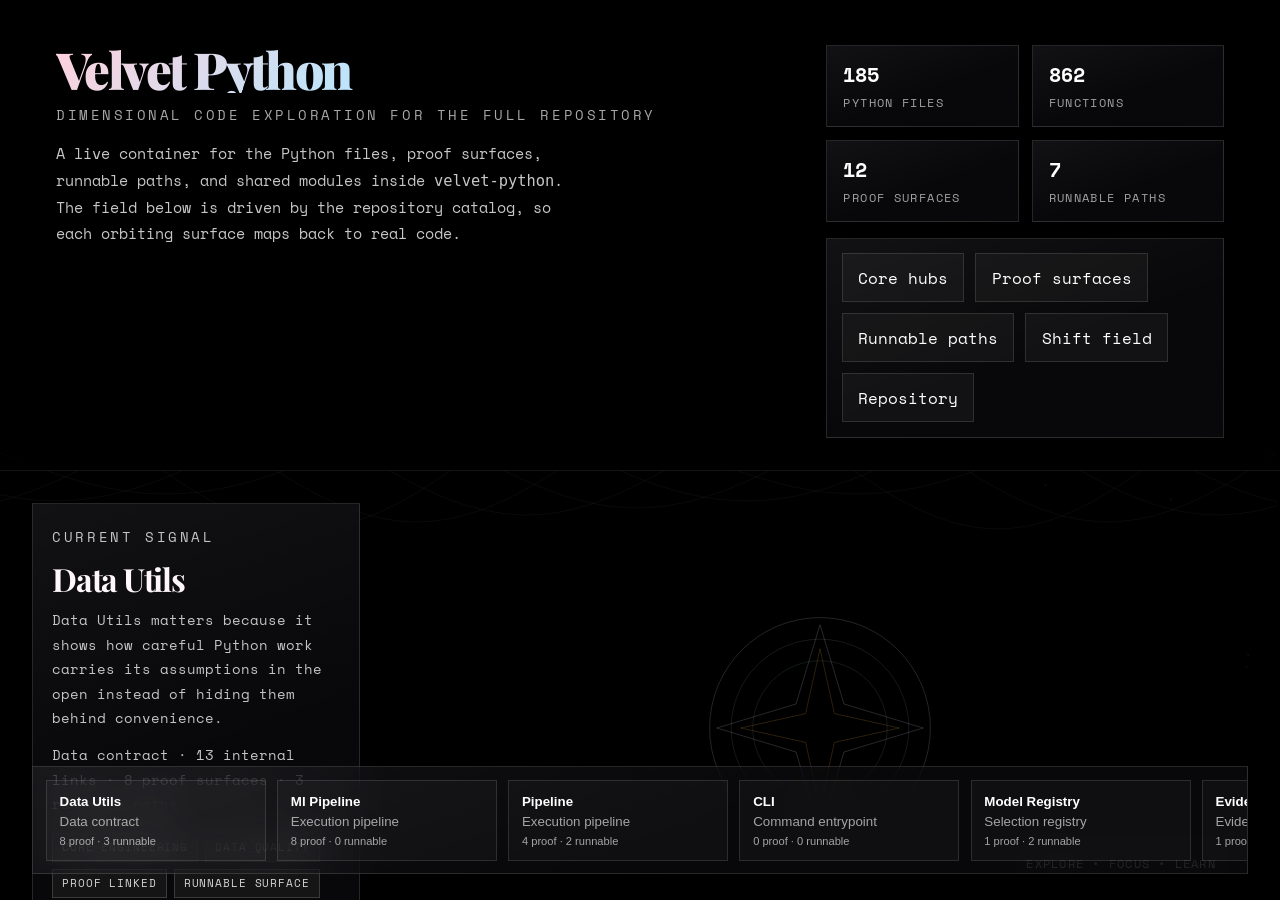
<file: index.html>
<!DOCTYPE html>
<html lang="en">
<head>
    <meta charset="UTF-8">
    <meta name="viewport" content="width=device-width, initial-scale=1.0">
    <title>Velvet Python | Dimensional Code Exploration</title>
    <style>
        @import url('https://fonts.googleapis.com/css2?family=Space+Mono:wght@400;700&family=Playfair+Display:wght@700;900&display=swap');

        :root {
            --rose: #ffd1dc;
            --cyan: #b4e7ff;
            --tangerine: #ffb347;
            --lavender: #cdbbff;
            --text-soft: rgba(255, 255, 255, 0.66);
            --panel: rgba(8, 8, 14, 0.38);
            --panel-strong: rgba(14, 16, 28, 0.8);
            --border: rgba(255, 255, 255, 0.12);
        }

        * {
            margin: 0;
            padding: 0;
            box-sizing: border-box;
        }

        html, body {
            width: 100%;
            height: 100%;
            overflow: hidden;
        }

        body {
            font-family: 'Space Mono', monospace;
            background: #000000;
            color: #ffffff;
            position: relative;
        }

        canvas#bgCanvas {
            position: fixed;
            inset: 0;
            width: 100%;
            height: 100%;
            z-index: 0;
        }

        .content {
            position: fixed;
            inset: 0;
            z-index: 1;
            display: flex;
            flex-direction: column;
            overflow: hidden;
        }

        header {
            display: grid;
            grid-template-columns: minmax(0, 1.3fr) minmax(320px, 0.7fr);
            gap: 2rem;
            padding: 2.8rem 3.5rem 2rem;
            border-bottom: 1px solid rgba(255, 255, 255, 0.08);
            backdrop-filter: blur(40px);
            background: rgba(0, 0, 0, 0.24);
        }

        h1 {
            font-family: 'Playfair Display', serif;
            font-size: clamp(2.8rem, 4vw, 4.6rem);
            font-weight: 900;
            letter-spacing: -0.05em;
            line-height: 0.95;
            margin-bottom: 0.65rem;
            background: linear-gradient(135deg, var(--rose) 0%, var(--cyan) 48%, var(--tangerine) 100%);
            -webkit-background-clip: text;
            -webkit-text-fill-color: transparent;
            background-clip: text;
            animation: gradient-shift 8s ease-in-out infinite;
        }

        @keyframes gradient-shift {
            0%, 100% { filter: hue-rotate(0deg); }
            50% { filter: hue-rotate(18deg); }
        }

        .subtitle {
            font-size: 0.88rem;
            letter-spacing: 0.18em;
            text-transform: uppercase;
            color: var(--text-soft);
            font-weight: 400;
            margin-bottom: 1rem;
        }

        .intro-copy {
            max-width: 58ch;
            color: rgba(255, 255, 255, 0.78);
            line-height: 1.75;
            font-size: 0.96rem;
        }

        .header-side {
            align-self: end;
            display: grid;
            gap: 1rem;
        }

        .repo-stats {
            display: grid;
            grid-template-columns: repeat(2, minmax(0, 1fr));
            gap: 0.8rem;
        }

        .stat-chip,
        .field-note,
        .command-ribbon,
        .signal-tape {
            border: 1px solid var(--border);
            background: linear-gradient(160deg, rgba(255,255,255,0.06), rgba(255,255,255,0.02) 56%), var(--panel);
            backdrop-filter: blur(22px);
        }

        .stat-chip {
            padding: 0.9rem 1rem;
            min-height: 82px;
            display: flex;
            flex-direction: column;
            justify-content: space-between;
        }

        .stat-chip strong {
            font-size: 1.25rem;
            color: #ffffff;
        }

        .stat-chip span {
            font-size: 0.72rem;
            text-transform: uppercase;
            letter-spacing: 0.12em;
            color: rgba(255, 255, 255, 0.62);
        }

        .command-ribbon {
            display: flex;
            flex-wrap: wrap;
            gap: 0.7rem;
            padding: 0.9rem;
        }

        .command-ribbon button,
        .command-ribbon a,
        .modal-link {
            appearance: none;
            border: 1px solid rgba(255,255,255,0.12);
            background: rgba(255,255,255,0.04);
            color: #ffffff;
            text-decoration: none;
            font: inherit;
            padding: 0.72rem 0.95rem;
            cursor: pointer;
            transition: transform 0.25s ease, background 0.25s ease, border-color 0.25s ease;
        }

        .command-ribbon button:hover,
        .command-ribbon a:hover,
        .modal-link:hover {
            transform: translateY(-1px);
            background: rgba(255,255,255,0.09);
            border-color: rgba(255,255,255,0.22);
        }

        .command-ribbon button.active {
            background: linear-gradient(135deg, rgba(255,209,220,0.14), rgba(180,231,255,0.12));
            border-color: rgba(180,231,255,0.28);
        }

        .exploration-space {
            flex: 1;
            position: relative;
            overflow: hidden;
            display: grid;
            grid-template-columns: minmax(280px, 360px) 1fr;
            align-items: stretch;
        }

        .field-note {
            position: relative;
            z-index: 2;
            margin: 2rem 0 2rem 2rem;
            padding: 1.35rem 1.2rem 1.15rem;
            align-self: start;
            max-width: 360px;
        }

        .field-note h2 {
            font-family: 'Playfair Display', serif;
            font-size: 2rem;
            letter-spacing: -0.04em;
            line-height: 1.02;
            margin-bottom: 0.8rem;
            color: #fff7fb;
        }

        .field-kicker {
            font-size: 0.75rem;
            letter-spacing: 0.18em;
            text-transform: uppercase;
            color: rgba(255, 255, 255, 0.56);
            margin-bottom: 0.8rem;
        }

        .field-note p {
            color: rgba(255, 255, 255, 0.76);
            line-height: 1.7;
            font-size: 0.9rem;
        }

        .field-systems {
            margin-top: 0.8rem;
            color: rgba(180, 231, 255, 0.84);
        }

        .field-tags {
            display: flex;
            flex-wrap: wrap;
            gap: 0.45rem;
            margin-top: 1rem;
        }

        .field-tags span,
        .modal-tag,
        .path-list span {
            display: inline-flex;
            align-items: center;
            padding: 0.34rem 0.56rem;
            border: 1px solid rgba(255, 255, 255, 0.16);
            background: rgba(255,255,255,0.05);
            font-size: 0.68rem;
            letter-spacing: 0.08em;
            text-transform: uppercase;
            color: rgba(255,255,255,0.82);
        }

        .signal-tape {
            position: absolute;
            left: 2rem;
            right: 2rem;
            bottom: 1.6rem;
            z-index: 2;
            display: flex;
            gap: 0.7rem;
            padding: 0.8rem;
            overflow-x: auto;
        }

        .signal-token {
            min-width: 220px;
            border: 1px solid rgba(255,255,255,0.12);
            background: rgba(255,255,255,0.03);
            color: #ffffff;
            text-align: left;
            padding: 0.8rem;
            cursor: pointer;
        }

        .signal-token strong,
        .signal-token span,
        .signal-token small {
            display: block;
        }

        .signal-token span,
        .signal-token small {
            margin-top: 0.34rem;
            color: rgba(255,255,255,0.62);
        }

        .visual-stage {
            position: relative;
            display: flex;
            align-items: center;
            justify-content: center;
            min-height: 100%;
        }

        .node-cluster {
            position: relative;
            width: min(720px, 76vw);
            height: min(720px, 76vw);
            max-width: 720px;
            max-height: 720px;
            perspective: 1200px;
        }

        .node {
            position: absolute;
            left: 50%;
            top: 50%;
            cursor: pointer;
            transition: box-shadow 0.3s ease;
            transform-style: preserve-3d;
            background: transparent;
            border: none;
        }

        .node-inner {
            position: relative;
            width: 100%;
            height: 100%;
            transform-style: preserve-3d;
            transition: transform 0.8s cubic-bezier(0.4, 0, 0.2, 1);
        }

        .node:hover .node-inner,
        .node:focus-visible .node-inner {
            transform: scale(1.06) rotateY(180deg);
        }

        .node-front, .node-back {
            position: absolute;
            width: 100%;
            height: 100%;
            backface-visibility: hidden;
            display: flex;
            flex-direction: column;
            align-items: center;
            justify-content: center;
            border: 1px solid rgba(255, 255, 255, 0.18);
            background: rgba(255, 255, 255, 0.03);
            backdrop-filter: blur(18px);
            overflow: hidden;
            padding: 0.9rem;
            text-align: center;
        }

        .node-back {
            transform: rotateY(180deg);
            background: rgba(255, 255, 255, 0.08);
            border-color: rgba(255, 255, 255, 0.34);
        }

        .node-label {
            font-size: 0.72rem;
            letter-spacing: 0.08em;
            text-transform: uppercase;
            line-height: 1.25;
            opacity: 0.92;
            word-break: break-word;
        }

        .node-info {
            margin-top: 0.42rem;
            font-size: 0.67rem;
            opacity: 0.72;
            line-height: 1.45;
        }

        .mandala {
            position: absolute;
            width: 240px;
            height: 240px;
            top: 50%;
            left: 50%;
            transform: translate(-50%, -50%);
            z-index: 1;
            pointer-events: none;
        }

        .mandala svg {
            width: 100%;
            height: 100%;
            filter: drop-shadow(0 0 20px rgba(255, 255, 255, 0.16));
            animation: rotate-mandala 30s linear infinite;
        }

        @keyframes rotate-mandala {
            0% { transform: rotate(0deg); }
            100% { transform: rotate(360deg); }
        }

        .scroll-indicator {
            position: absolute;
            bottom: 7rem;
            right: 5vw;
            font-size: 0.78rem;
            letter-spacing: 0.1em;
            animation: pulse-text 2s ease-in-out infinite;
            pointer-events: none;
            color: rgba(255,255,255,0.48);
        }

        @keyframes pulse-text {
            0%, 100% { opacity: 0.48; }
            50% { opacity: 1; }
        }

        .modal {
            display: none;
            position: fixed;
            inset: 0;
            background: rgba(0, 0, 0, 0.88);
            backdrop-filter: blur(20px);
            z-index: 1000;
            align-items: center;
            justify-content: center;
            animation: fade-in 0.35s ease;
        }

        @keyframes fade-in {
            from { opacity: 0; }
            to { opacity: 1; }
        }

        .modal.active {
            display: flex;
        }

        .modal-panel {
            width: min(1180px, calc(100% - 48px));
            height: min(84vh, 880px);
            background: linear-gradient(135deg, rgba(20, 20, 28, 0.94), rgba(8, 8, 12, 0.98));
            border: 1px solid rgba(255, 255, 255, 0.12);
            overflow: hidden;
            display: grid;
            grid-template-columns: minmax(260px, 0.34fr) minmax(0, 0.66fr);
            position: relative;
        }

        .modal-sidebar {
            background: rgba(255, 255, 255, 0.02);
            border-right: 1px solid rgba(255, 255, 255, 0.08);
            padding: 2.4rem 1.8rem 2.1rem;
            overflow-y: auto;
        }

        .modal-main {
            padding: 2.5rem 2.3rem 2.2rem;
            overflow-y: auto;
            position: relative;
        }

        .modal-title {
            font-family: 'Playfair Display', serif;
            font-size: 2.4rem;
            margin-bottom: 1rem;
            line-height: 1.12;
        }

        .modal-code {
            background: rgba(0, 0, 0, 0.56);
            border-left: 3px solid rgba(180, 231, 255, 0.42);
            padding: 1.15rem 1.2rem;
            margin: 1rem 0 1.4rem;
            font-size: 0.82rem;
            overflow-x: auto;
            line-height: 1.65;
            color: var(--cyan);
            white-space: pre-wrap;
        }

        .modal-close {
            position: absolute;
            top: 1rem;
            right: 1.2rem;
            background: none;
            border: none;
            color: rgba(255, 255, 255, 0.66);
            font-size: 2rem;
            cursor: pointer;
            z-index: 10;
        }

        .modal-close:hover {
            color: rgba(255, 255, 255, 1);
        }

        .modal-sidebar h3 {
            font-size: 0.76rem;
            text-transform: uppercase;
            letter-spacing: 0.16em;
            margin: 1.6rem 0 0.8rem;
            opacity: 0.68;
        }

        .modal-sidebar p {
            font-size: 0.88rem;
            line-height: 1.65;
            opacity: 0.84;
            margin-bottom: 0.45rem;
        }

        .path-list {
            display: flex;
            flex-wrap: wrap;
            gap: 0.5rem;
            margin-bottom: 0.75rem;
        }

        .empty-line {
            color: rgba(255,255,255,0.58);
            margin-bottom: 0.85rem;
            line-height: 1.65;
        }

        @media (max-width: 1120px) {
            header {
                grid-template-columns: 1fr;
                padding: 2.4rem 2rem 1.6rem;
            }

            .exploration-space {
                grid-template-columns: 1fr;
            }

            .field-note {
                margin: 1.25rem 1.25rem 0;
                max-width: none;
            }

            .signal-tape {
                left: 1.25rem;
                right: 1.25rem;
                bottom: 1.2rem;
            }

            .visual-stage {
                min-height: 560px;
            }
        }

        @media (max-width: 820px) {
            .modal-panel {
                grid-template-columns: 1fr;
                height: min(92vh, 980px);
            }

            .modal-sidebar {
                border-right: none;
                border-bottom: 1px solid rgba(255,255,255,0.08);
            }

            .node-cluster {
                width: min(92vw, 620px);
                height: min(92vw, 620px);
            }

            .scroll-indicator {
                bottom: 8.6rem;
                right: 1.25rem;
            }
        }

        ::-webkit-scrollbar {
            width: 6px;
            height: 6px;
        }

        ::-webkit-scrollbar-track {
            background: transparent;
        }

        ::-webkit-scrollbar-thumb {
            background: rgba(255, 255, 255, 0.18);
        }

        ::-webkit-scrollbar-thumb:hover {
            background: rgba(255, 255, 255, 0.34);
        }
    </style>
</head>
<body data-catalog="./docs/catalog.json">
    <canvas id="bgCanvas" aria-hidden="true"></canvas>

    <div class="content">
        <header>
            <div>
                <h1>Velvet Python</h1>
                <p class="subtitle">Dimensional code exploration for the full repository</p>
                <p class="intro-copy">
                    A live container for the Python files, proof surfaces, runnable paths, and
                    shared modules inside <code>velvet-python</code>. The field below is driven by
                    the repository catalog, so each orbiting surface maps back to real code.
                </p>
            </div>

            <div class="header-side">
                <div class="repo-stats" id="repoStats"></div>
                <div class="command-ribbon">
                    <button id="hubButton" type="button">Core hubs</button>
                    <button id="proofButton" type="button">Proof surfaces</button>
                    <button id="executionButton" type="button">Runnable paths</button>
                    <button id="shuffleButton" type="button">Shift field</button>
                    <a id="repoLink" href="https://github.com/Cazzy-Aporbo/velvet-python" target="_blank" rel="noreferrer">Repository</a>
                </div>
            </div>
        </header>

        <div class="exploration-space">
            <aside class="field-note">
                <p class="field-kicker">Current signal</p>
                <h2 id="fieldTitle">Loading the repository field</h2>
                <p id="fieldSummary">Pulling the strongest Python surfaces into orbit.</p>
                <p class="field-systems" id="fieldSystems"></p>
                <div class="field-tags" id="fieldTags"></div>
            </aside>

            <div class="visual-stage">
                <div class="mandala" aria-hidden="true">
                    <svg viewBox="0 0 200 200" xmlns="http://www.w3.org/2000/svg">
                        <circle cx="100" cy="100" r="92" fill="none" stroke="rgba(255,255,255,0.24)" stroke-width="0.5"/>
                        <circle cx="100" cy="100" r="74" fill="none" stroke="rgba(255,209,220,0.18)" stroke-width="0.5"/>
                        <circle cx="100" cy="100" r="56" fill="none" stroke="rgba(180,231,255,0.18)" stroke-width="0.5"/>
                        <path d="M100 14 L120 80 L186 100 L120 120 L100 186 L80 120 L14 100 L80 80 Z" fill="none" stroke="rgba(255,255,255,0.16)" stroke-width="0.8"/>
                        <path d="M100 34 L112 88 L166 100 L112 112 L100 166 L88 112 L34 100 L88 88 Z" fill="none" stroke="rgba(255,179,71,0.18)" stroke-width="0.8"/>
                    </svg>
                </div>

                <div class="node-cluster" id="nodeCluster" aria-live="polite"></div>
                <div class="scroll-indicator">EXPLORE • FOCUS • LEARN</div>
            </div>

            <div class="signal-tape" id="signalTape"></div>
        </div>
    </div>

    <div class="modal" id="modal">
        <div class="modal-panel">
            <button class="modal-close" onclick="closeModal()" aria-label="Close details">&times;</button>
            <div class="modal-sidebar" id="modalSidebar"></div>
            <div class="modal-main" id="modalMain"></div>
        </div>
    </div>

    <script>
        const bgCanvas = document.getElementById('bgCanvas');
        const bgContext = bgCanvas.getContext('2d');

        function resizeCanvas() {
            bgCanvas.width = window.innerWidth;
            bgCanvas.height = window.innerHeight;
        }

        function drawBackground(time) {
            bgContext.fillStyle = '#000000';
            bgContext.fillRect(0, 0, bgCanvas.width, bgCanvas.height);

            bgContext.strokeStyle = 'rgba(255, 200, 200, 0.045)';
            bgContext.lineWidth = 1;

            for (let band = 0; band < 6; band += 1) {
                bgContext.beginPath();
                for (let x = 0; x < bgCanvas.width; x += 18) {
                    const y = bgCanvas.height / 2 + Math.sin((x + time * 0.45) / 110 + band) * (44 + band * 7);
                    if (x === 0) bgContext.moveTo(x, y);
                    else bgContext.lineTo(x, y);
                }
                bgContext.stroke();
            }

            bgContext.fillStyle = 'rgba(255, 255, 255, 0.045)';
            for (let point = 0; point < 26; point += 1) {
                const x = (Math.sin(time * 0.00012 + point * 0.7) * bgCanvas.width * 0.48) + bgCanvas.width * 0.5;
                const y = (Math.cos(time * 0.00018 + point * 0.48) * bgCanvas.height * 0.42) + bgCanvas.height * 0.5;
                bgContext.fillRect(x, y, 2, 2);
            }

            requestAnimationFrame(() => drawBackground(time + 1));
        }

        resizeCanvas();
        window.addEventListener('resize', resizeCanvas);
        drawBackground(0);
    </script>
    <script src="./docs/dimensional-atlas.js" defer></script>
</body>
</html>
</file>
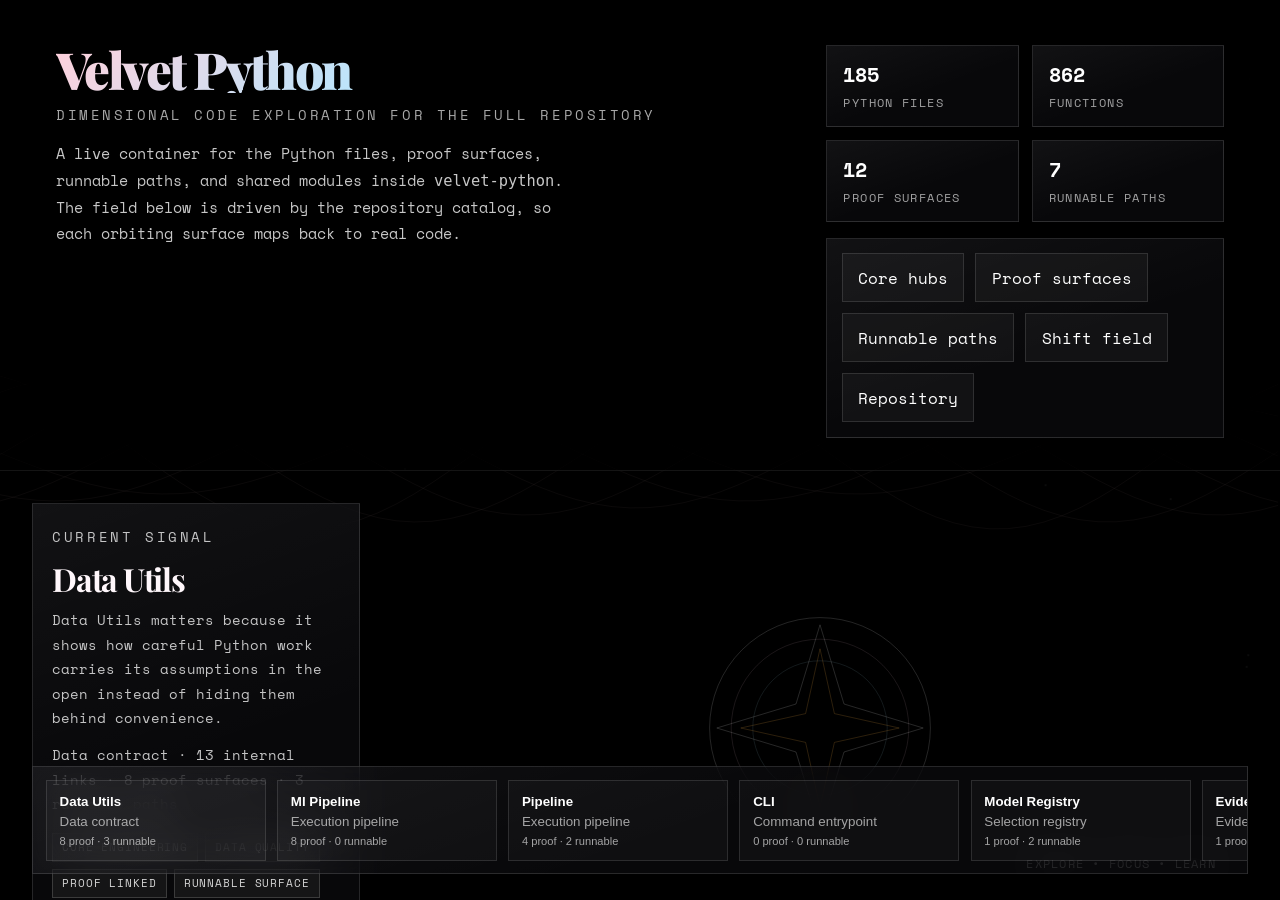
<file: docs/index.html>
<!DOCTYPE html>
<html lang="en">
<head>
    <meta charset="UTF-8">
    <meta name="viewport" content="width=device-width, initial-scale=1.0">
    <title>Velvet Python | Dimensional Code Exploration</title>
    <style>
        @import url('https://fonts.googleapis.com/css2?family=Space+Mono:wght@400;700&family=Playfair+Display:wght@700;900&display=swap');

        :root {
            --rose: #ffd1dc;
            --cyan: #b4e7ff;
            --tangerine: #ffb347;
            --lavender: #cdbbff;
            --text-soft: rgba(255, 255, 255, 0.66);
            --panel: rgba(8, 8, 14, 0.38);
            --panel-strong: rgba(14, 16, 28, 0.8);
            --border: rgba(255, 255, 255, 0.12);
        }

        * {
            margin: 0;
            padding: 0;
            box-sizing: border-box;
        }

        html, body {
            width: 100%;
            height: 100%;
            overflow: hidden;
        }

        body {
            font-family: 'Space Mono', monospace;
            background: #000000;
            color: #ffffff;
            position: relative;
        }

        canvas#bgCanvas {
            position: fixed;
            inset: 0;
            width: 100%;
            height: 100%;
            z-index: 0;
        }

        .content {
            position: fixed;
            inset: 0;
            z-index: 1;
            display: flex;
            flex-direction: column;
            overflow: hidden;
        }

        header {
            display: grid;
            grid-template-columns: minmax(0, 1.3fr) minmax(320px, 0.7fr);
            gap: 2rem;
            padding: 2.8rem 3.5rem 2rem;
            border-bottom: 1px solid rgba(255, 255, 255, 0.08);
            backdrop-filter: blur(40px);
            background: rgba(0, 0, 0, 0.24);
        }

        h1 {
            font-family: 'Playfair Display', serif;
            font-size: clamp(2.8rem, 4vw, 4.6rem);
            font-weight: 900;
            letter-spacing: -0.05em;
            line-height: 0.95;
            margin-bottom: 0.65rem;
            background: linear-gradient(135deg, var(--rose) 0%, var(--cyan) 48%, var(--tangerine) 100%);
            -webkit-background-clip: text;
            -webkit-text-fill-color: transparent;
            background-clip: text;
            animation: gradient-shift 8s ease-in-out infinite;
        }

        @keyframes gradient-shift {
            0%, 100% { filter: hue-rotate(0deg); }
            50% { filter: hue-rotate(18deg); }
        }

        .subtitle {
            font-size: 0.88rem;
            letter-spacing: 0.18em;
            text-transform: uppercase;
            color: var(--text-soft);
            font-weight: 400;
            margin-bottom: 1rem;
        }

        .intro-copy {
            max-width: 58ch;
            color: rgba(255, 255, 255, 0.78);
            line-height: 1.75;
            font-size: 0.96rem;
        }

        .header-side {
            align-self: end;
            display: grid;
            gap: 1rem;
        }

        .repo-stats {
            display: grid;
            grid-template-columns: repeat(2, minmax(0, 1fr));
            gap: 0.8rem;
        }

        .stat-chip,
        .field-note,
        .command-ribbon,
        .signal-tape {
            border: 1px solid var(--border);
            background: linear-gradient(160deg, rgba(255,255,255,0.06), rgba(255,255,255,0.02) 56%), var(--panel);
            backdrop-filter: blur(22px);
        }

        .stat-chip {
            padding: 0.9rem 1rem;
            min-height: 82px;
            display: flex;
            flex-direction: column;
            justify-content: space-between;
        }

        .stat-chip strong {
            font-size: 1.25rem;
            color: #ffffff;
        }

        .stat-chip span {
            font-size: 0.72rem;
            text-transform: uppercase;
            letter-spacing: 0.12em;
            color: rgba(255, 255, 255, 0.62);
        }

        .command-ribbon {
            display: flex;
            flex-wrap: wrap;
            gap: 0.7rem;
            padding: 0.9rem;
        }

        .command-ribbon button,
        .command-ribbon a,
        .modal-link {
            appearance: none;
            border: 1px solid rgba(255,255,255,0.12);
            background: rgba(255,255,255,0.04);
            color: #ffffff;
            text-decoration: none;
            font: inherit;
            padding: 0.72rem 0.95rem;
            cursor: pointer;
            transition: transform 0.25s ease, background 0.25s ease, border-color 0.25s ease;
        }

        .command-ribbon button:hover,
        .command-ribbon a:hover,
        .modal-link:hover {
            transform: translateY(-1px);
            background: rgba(255,255,255,0.09);
            border-color: rgba(255,255,255,0.22);
        }

        .command-ribbon button.active {
            background: linear-gradient(135deg, rgba(255,209,220,0.14), rgba(180,231,255,0.12));
            border-color: rgba(180,231,255,0.28);
        }

        .exploration-space {
            flex: 1;
            position: relative;
            overflow: hidden;
            display: grid;
            grid-template-columns: minmax(280px, 360px) 1fr;
            align-items: stretch;
        }

        .field-note {
            position: relative;
            z-index: 2;
            margin: 2rem 0 2rem 2rem;
            padding: 1.35rem 1.2rem 1.15rem;
            align-self: start;
            max-width: 360px;
        }

        .field-note h2 {
            font-family: 'Playfair Display', serif;
            font-size: 2rem;
            letter-spacing: -0.04em;
            line-height: 1.02;
            margin-bottom: 0.8rem;
            color: #fff7fb;
        }

        .field-kicker {
            font-size: 0.75rem;
            letter-spacing: 0.18em;
            text-transform: uppercase;
            color: rgba(255, 255, 255, 0.56);
            margin-bottom: 0.8rem;
        }

        .field-note p {
            color: rgba(255, 255, 255, 0.76);
            line-height: 1.7;
            font-size: 0.9rem;
        }

        .field-systems {
            margin-top: 0.8rem;
            color: rgba(180, 231, 255, 0.84);
        }

        .field-tags {
            display: flex;
            flex-wrap: wrap;
            gap: 0.45rem;
            margin-top: 1rem;
        }

        .field-tags span,
        .modal-tag,
        .path-list span {
            display: inline-flex;
            align-items: center;
            padding: 0.34rem 0.56rem;
            border: 1px solid rgba(255, 255, 255, 0.16);
            background: rgba(255,255,255,0.05);
            font-size: 0.68rem;
            letter-spacing: 0.08em;
            text-transform: uppercase;
            color: rgba(255,255,255,0.82);
        }

        .signal-tape {
            position: absolute;
            left: 2rem;
            right: 2rem;
            bottom: 1.6rem;
            z-index: 2;
            display: flex;
            gap: 0.7rem;
            padding: 0.8rem;
            overflow-x: auto;
        }

        .signal-token {
            min-width: 220px;
            border: 1px solid rgba(255,255,255,0.12);
            background: rgba(255,255,255,0.03);
            color: #ffffff;
            text-align: left;
            padding: 0.8rem;
            cursor: pointer;
        }

        .signal-token strong,
        .signal-token span,
        .signal-token small {
            display: block;
        }

        .signal-token span,
        .signal-token small {
            margin-top: 0.34rem;
            color: rgba(255,255,255,0.62);
        }

        .visual-stage {
            position: relative;
            display: flex;
            align-items: center;
            justify-content: center;
            min-height: 100%;
        }

        .node-cluster {
            position: relative;
            width: min(720px, 76vw);
            height: min(720px, 76vw);
            max-width: 720px;
            max-height: 720px;
            perspective: 1200px;
        }

        .node {
            position: absolute;
            left: 50%;
            top: 50%;
            cursor: pointer;
            transition: box-shadow 0.3s ease;
            transform-style: preserve-3d;
            background: transparent;
            border: none;
        }

        .node-inner {
            position: relative;
            width: 100%;
            height: 100%;
            transform-style: preserve-3d;
            transition: transform 0.8s cubic-bezier(0.4, 0, 0.2, 1);
        }

        .node:hover .node-inner,
        .node:focus-visible .node-inner {
            transform: scale(1.06) rotateY(180deg);
        }

        .node-front, .node-back {
            position: absolute;
            width: 100%;
            height: 100%;
            backface-visibility: hidden;
            display: flex;
            flex-direction: column;
            align-items: center;
            justify-content: center;
            border: 1px solid rgba(255, 255, 255, 0.18);
            background: rgba(255, 255, 255, 0.03);
            backdrop-filter: blur(18px);
            overflow: hidden;
            padding: 0.9rem;
            text-align: center;
        }

        .node-back {
            transform: rotateY(180deg);
            background: rgba(255, 255, 255, 0.08);
            border-color: rgba(255, 255, 255, 0.34);
        }

        .node-label {
            font-size: 0.72rem;
            letter-spacing: 0.08em;
            text-transform: uppercase;
            line-height: 1.25;
            opacity: 0.92;
            word-break: break-word;
        }

        .node-info {
            margin-top: 0.42rem;
            font-size: 0.67rem;
            opacity: 0.72;
            line-height: 1.45;
        }

        .mandala {
            position: absolute;
            width: 240px;
            height: 240px;
            top: 50%;
            left: 50%;
            transform: translate(-50%, -50%);
            z-index: 1;
            pointer-events: none;
        }

        .mandala svg {
            width: 100%;
            height: 100%;
            filter: drop-shadow(0 0 20px rgba(255, 255, 255, 0.16));
            animation: rotate-mandala 30s linear infinite;
        }

        @keyframes rotate-mandala {
            0% { transform: rotate(0deg); }
            100% { transform: rotate(360deg); }
        }

        .scroll-indicator {
            position: absolute;
            bottom: 7rem;
            right: 5vw;
            font-size: 0.78rem;
            letter-spacing: 0.1em;
            animation: pulse-text 2s ease-in-out infinite;
            pointer-events: none;
            color: rgba(255,255,255,0.48);
        }

        @keyframes pulse-text {
            0%, 100% { opacity: 0.48; }
            50% { opacity: 1; }
        }

        .modal {
            display: none;
            position: fixed;
            inset: 0;
            background: rgba(0, 0, 0, 0.88);
            backdrop-filter: blur(20px);
            z-index: 1000;
            align-items: center;
            justify-content: center;
            animation: fade-in 0.35s ease;
        }

        @keyframes fade-in {
            from { opacity: 0; }
            to { opacity: 1; }
        }

        .modal.active {
            display: flex;
        }

        .modal-panel {
            width: min(1180px, calc(100% - 48px));
            height: min(84vh, 880px);
            background: linear-gradient(135deg, rgba(20, 20, 28, 0.94), rgba(8, 8, 12, 0.98));
            border: 1px solid rgba(255, 255, 255, 0.12);
            overflow: hidden;
            display: grid;
            grid-template-columns: minmax(260px, 0.34fr) minmax(0, 0.66fr);
            position: relative;
        }

        .modal-sidebar {
            background: rgba(255, 255, 255, 0.02);
            border-right: 1px solid rgba(255, 255, 255, 0.08);
            padding: 2.4rem 1.8rem 2.1rem;
            overflow-y: auto;
        }

        .modal-main {
            padding: 2.5rem 2.3rem 2.2rem;
            overflow-y: auto;
            position: relative;
        }

        .modal-title {
            font-family: 'Playfair Display', serif;
            font-size: 2.4rem;
            margin-bottom: 1rem;
            line-height: 1.12;
        }

        .modal-code {
            background: rgba(0, 0, 0, 0.56);
            border-left: 3px solid rgba(180, 231, 255, 0.42);
            padding: 1.15rem 1.2rem;
            margin: 1rem 0 1.4rem;
            font-size: 0.82rem;
            overflow-x: auto;
            line-height: 1.65;
            color: var(--cyan);
            white-space: pre-wrap;
        }

        .modal-close {
            position: absolute;
            top: 1rem;
            right: 1.2rem;
            background: none;
            border: none;
            color: rgba(255, 255, 255, 0.66);
            font-size: 2rem;
            cursor: pointer;
            z-index: 10;
        }

        .modal-close:hover {
            color: rgba(255, 255, 255, 1);
        }

        .modal-sidebar h3 {
            font-size: 0.76rem;
            text-transform: uppercase;
            letter-spacing: 0.16em;
            margin: 1.6rem 0 0.8rem;
            opacity: 0.68;
        }

        .modal-sidebar p {
            font-size: 0.88rem;
            line-height: 1.65;
            opacity: 0.84;
            margin-bottom: 0.45rem;
        }

        .path-list {
            display: flex;
            flex-wrap: wrap;
            gap: 0.5rem;
            margin-bottom: 0.75rem;
        }

        .empty-line {
            color: rgba(255,255,255,0.58);
            margin-bottom: 0.85rem;
            line-height: 1.65;
        }

        @media (max-width: 1120px) {
            header {
                grid-template-columns: 1fr;
                padding: 2.4rem 2rem 1.6rem;
            }

            .exploration-space {
                grid-template-columns: 1fr;
            }

            .field-note {
                margin: 1.25rem 1.25rem 0;
                max-width: none;
            }

            .signal-tape {
                left: 1.25rem;
                right: 1.25rem;
                bottom: 1.2rem;
            }

            .visual-stage {
                min-height: 560px;
            }
        }

        @media (max-width: 820px) {
            .modal-panel {
                grid-template-columns: 1fr;
                height: min(92vh, 980px);
            }

            .modal-sidebar {
                border-right: none;
                border-bottom: 1px solid rgba(255,255,255,0.08);
            }

            .node-cluster {
                width: min(92vw, 620px);
                height: min(92vw, 620px);
            }

            .scroll-indicator {
                bottom: 8.6rem;
                right: 1.25rem;
            }
        }

        ::-webkit-scrollbar {
            width: 6px;
            height: 6px;
        }

        ::-webkit-scrollbar-track {
            background: transparent;
        }

        ::-webkit-scrollbar-thumb {
            background: rgba(255, 255, 255, 0.18);
        }

        ::-webkit-scrollbar-thumb:hover {
            background: rgba(255, 255, 255, 0.34);
        }
    </style>
</head>
<body data-catalog="./catalog.json">
    <canvas id="bgCanvas" aria-hidden="true"></canvas>

    <div class="content">
        <header>
            <div>
                <h1>Velvet Python</h1>
                <p class="subtitle">Dimensional code exploration for the full repository</p>
                <p class="intro-copy">
                    A live container for the Python files, proof surfaces, runnable paths, and
                    shared modules inside <code>velvet-python</code>. The field below is driven by
                    the repository catalog, so each orbiting surface maps back to real code.
                </p>
            </div>

            <div class="header-side">
                <div class="repo-stats" id="repoStats"></div>
                <div class="command-ribbon">
                    <button id="hubButton" type="button">Core hubs</button>
                    <button id="proofButton" type="button">Proof surfaces</button>
                    <button id="executionButton" type="button">Runnable paths</button>
                    <button id="shuffleButton" type="button">Shift field</button>
                    <a id="repoLink" href="https://github.com/Cazzy-Aporbo/velvet-python" target="_blank" rel="noreferrer">Repository</a>
                </div>
            </div>
        </header>

        <div class="exploration-space">
            <aside class="field-note">
                <p class="field-kicker">Current signal</p>
                <h2 id="fieldTitle">Loading the repository field</h2>
                <p id="fieldSummary">Pulling the strongest Python surfaces into orbit.</p>
                <p class="field-systems" id="fieldSystems"></p>
                <div class="field-tags" id="fieldTags"></div>
            </aside>

            <div class="visual-stage">
                <div class="mandala" aria-hidden="true">
                    <svg viewBox="0 0 200 200" xmlns="http://www.w3.org/2000/svg">
                        <circle cx="100" cy="100" r="92" fill="none" stroke="rgba(255,255,255,0.24)" stroke-width="0.5"/>
                        <circle cx="100" cy="100" r="74" fill="none" stroke="rgba(255,209,220,0.18)" stroke-width="0.5"/>
                        <circle cx="100" cy="100" r="56" fill="none" stroke="rgba(180,231,255,0.18)" stroke-width="0.5"/>
                        <path d="M100 14 L120 80 L186 100 L120 120 L100 186 L80 120 L14 100 L80 80 Z" fill="none" stroke="rgba(255,255,255,0.16)" stroke-width="0.8"/>
                        <path d="M100 34 L112 88 L166 100 L112 112 L100 166 L88 112 L34 100 L88 88 Z" fill="none" stroke="rgba(255,179,71,0.18)" stroke-width="0.8"/>
                    </svg>
                </div>

                <div class="node-cluster" id="nodeCluster" aria-live="polite"></div>
                <div class="scroll-indicator">EXPLORE • FOCUS • LEARN</div>
            </div>

            <div class="signal-tape" id="signalTape"></div>
        </div>
    </div>

    <div class="modal" id="modal">
        <div class="modal-panel">
            <button class="modal-close" onclick="closeModal()" aria-label="Close details">&times;</button>
            <div class="modal-sidebar" id="modalSidebar"></div>
            <div class="modal-main" id="modalMain"></div>
        </div>
    </div>

    <script>
        const bgCanvas = document.getElementById('bgCanvas');
        const bgContext = bgCanvas.getContext('2d');

        function resizeCanvas() {
            bgCanvas.width = window.innerWidth;
            bgCanvas.height = window.innerHeight;
        }

        function drawBackground(time) {
            bgContext.fillStyle = '#000000';
            bgContext.fillRect(0, 0, bgCanvas.width, bgCanvas.height);

            bgContext.strokeStyle = 'rgba(255, 200, 200, 0.045)';
            bgContext.lineWidth = 1;

            for (let band = 0; band < 6; band += 1) {
                bgContext.beginPath();
                for (let x = 0; x < bgCanvas.width; x += 18) {
                    const y = bgCanvas.height / 2 + Math.sin((x + time * 0.45) / 110 + band) * (44 + band * 7);
                    if (x === 0) bgContext.moveTo(x, y);
                    else bgContext.lineTo(x, y);
                }
                bgContext.stroke();
            }

            bgContext.fillStyle = 'rgba(255, 255, 255, 0.045)';
            for (let point = 0; point < 26; point += 1) {
                const x = (Math.sin(time * 0.00012 + point * 0.7) * bgCanvas.width * 0.48) + bgCanvas.width * 0.5;
                const y = (Math.cos(time * 0.00018 + point * 0.48) * bgCanvas.height * 0.42) + bgCanvas.height * 0.5;
                bgContext.fillRect(x, y, 2, 2);
            }

            requestAnimationFrame(() => drawBackground(time + 1));
        }

        resizeCanvas();
        window.addEventListener('resize', resizeCanvas);
        drawBackground(0);
    </script>
    <script src="./dimensional-atlas.js" defer></script>
</body>
</html>
</file>
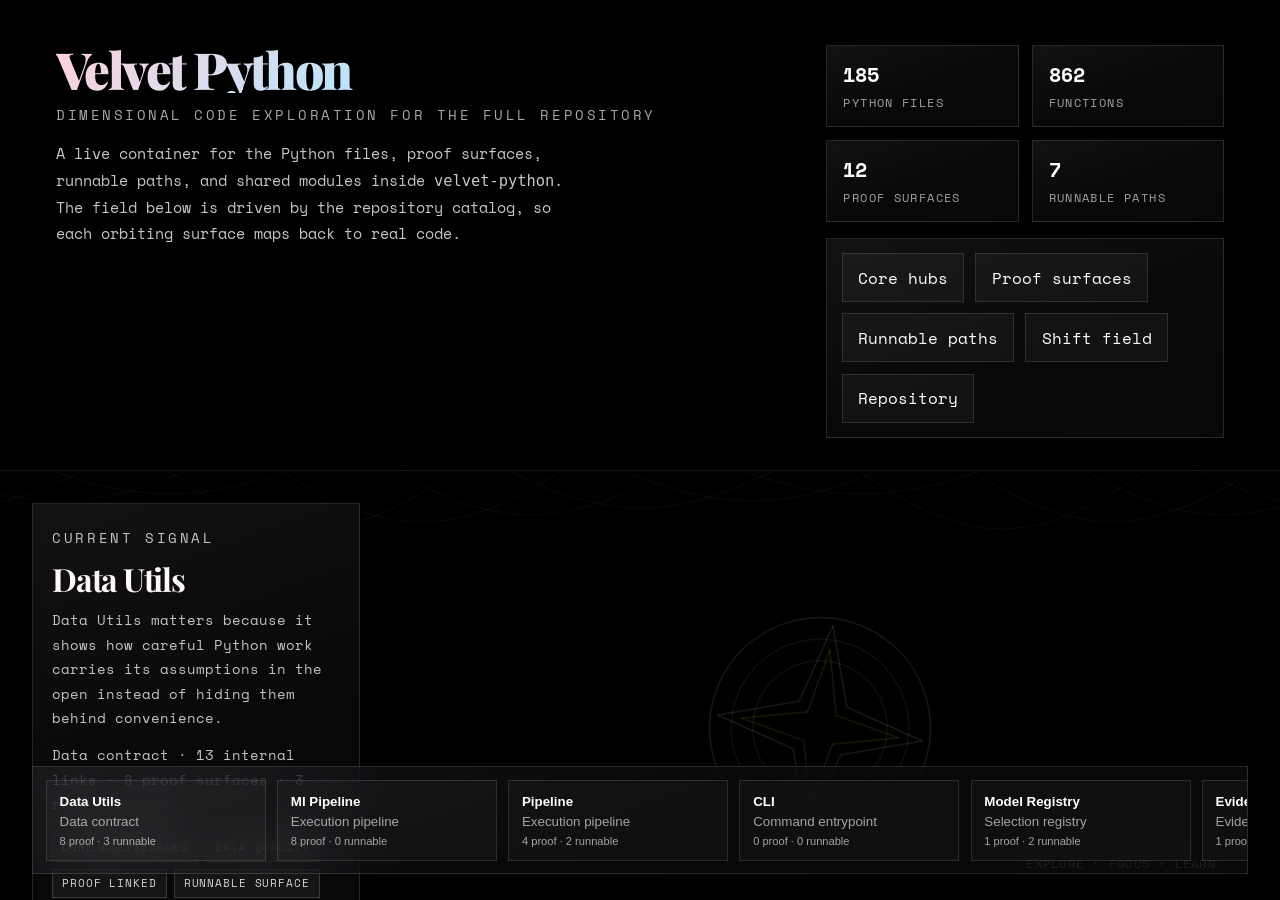
<file: docs/atlas-generated.html>
<!DOCTYPE html>
<html lang="en">
  <head>
    <meta charset="UTF-8" />
    <meta http-equiv="refresh" content="0; url=./index.html" />
    <meta name="viewport" content="width=device-width, initial-scale=1.0" />
    <title>velvet-python atlas</title>
  </head>
  <body>
    <p>
      The atlas now lives at
      <a href="./index.html">docs/index.html</a>.
    </p>
  </body>
</html>
</file>
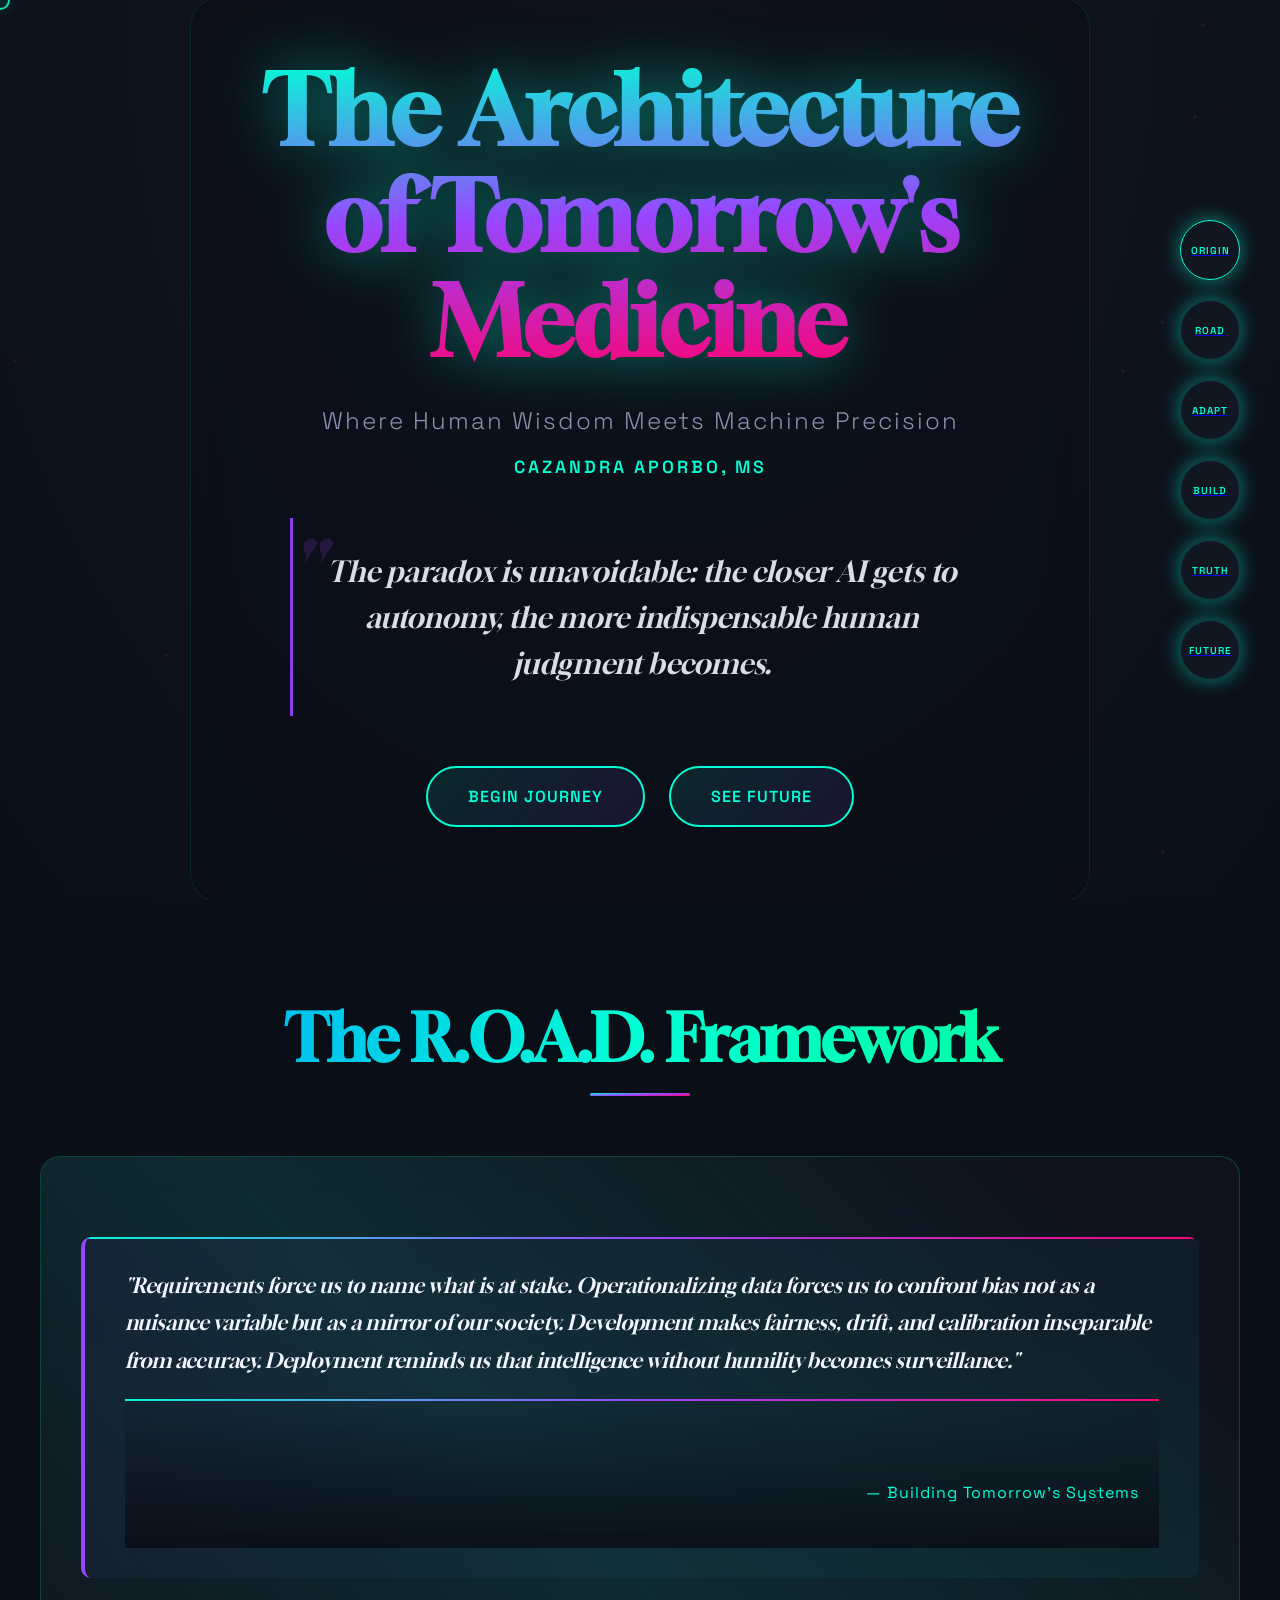
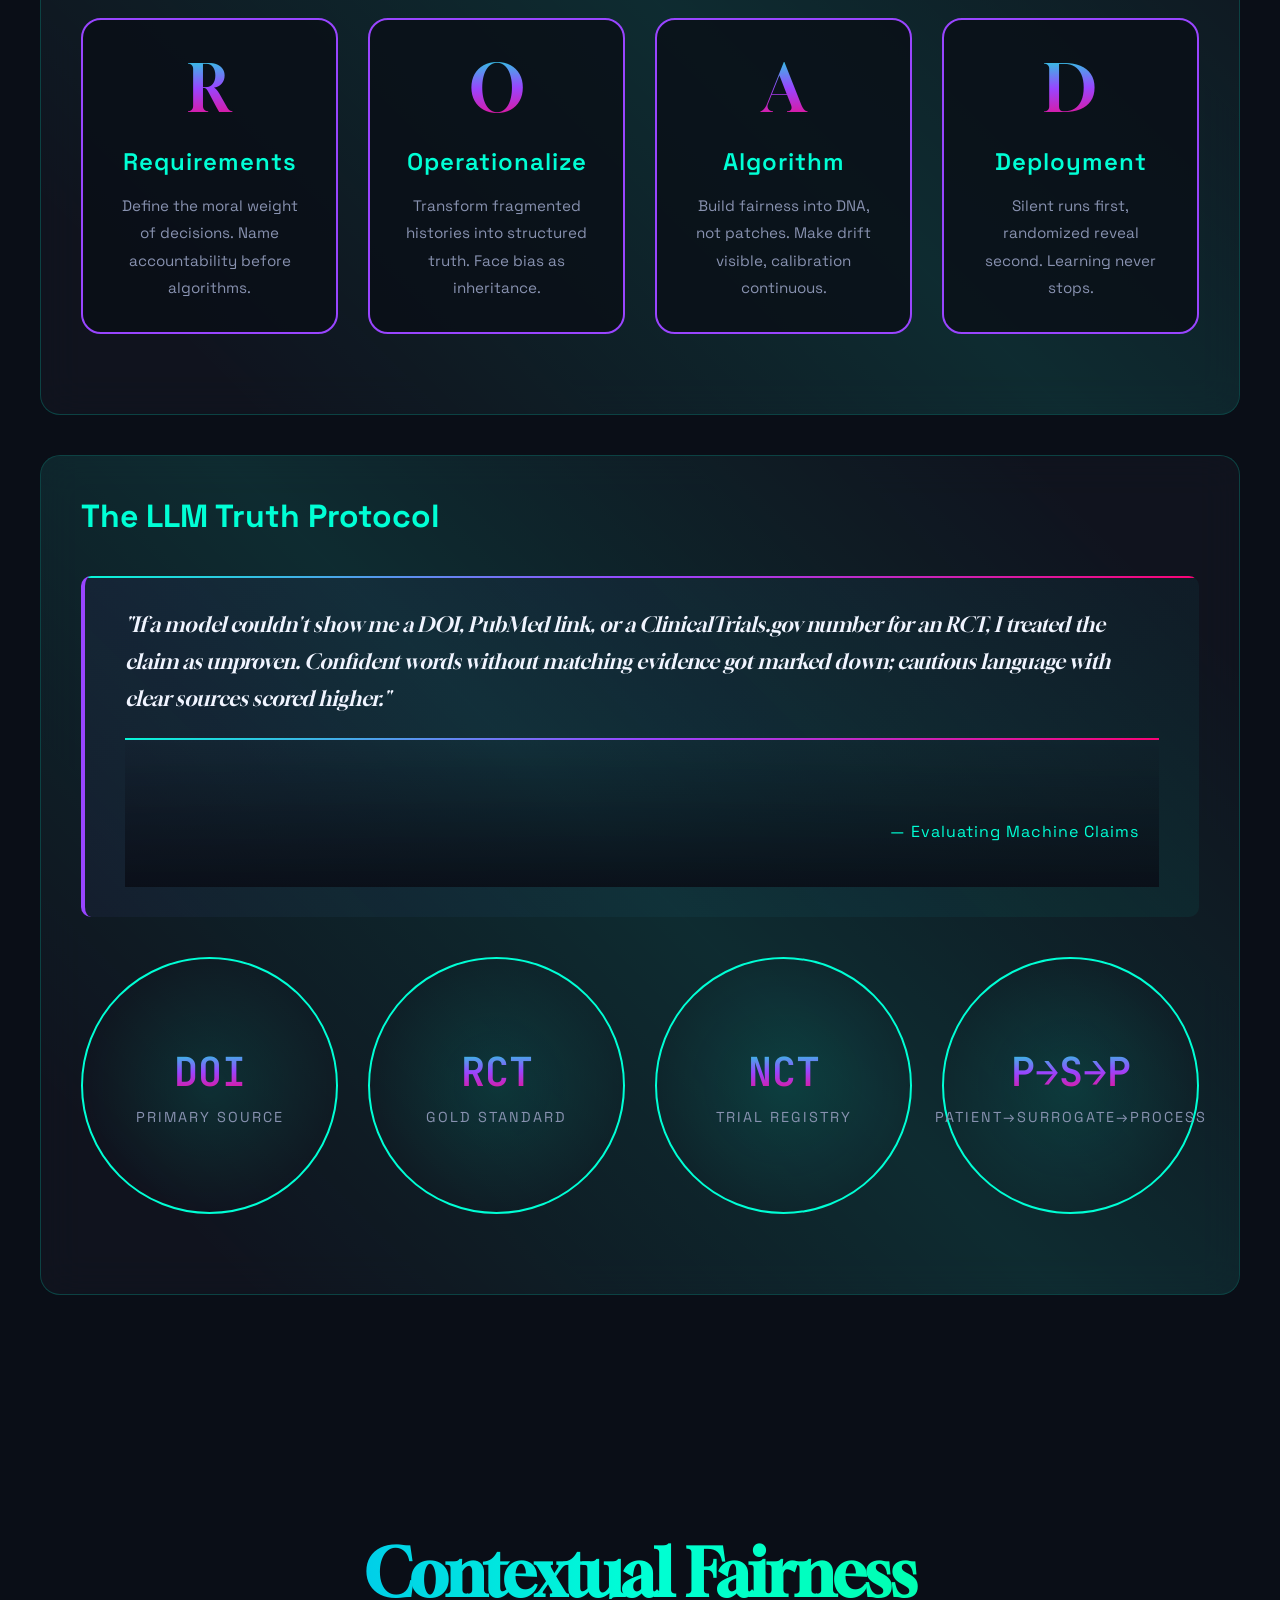
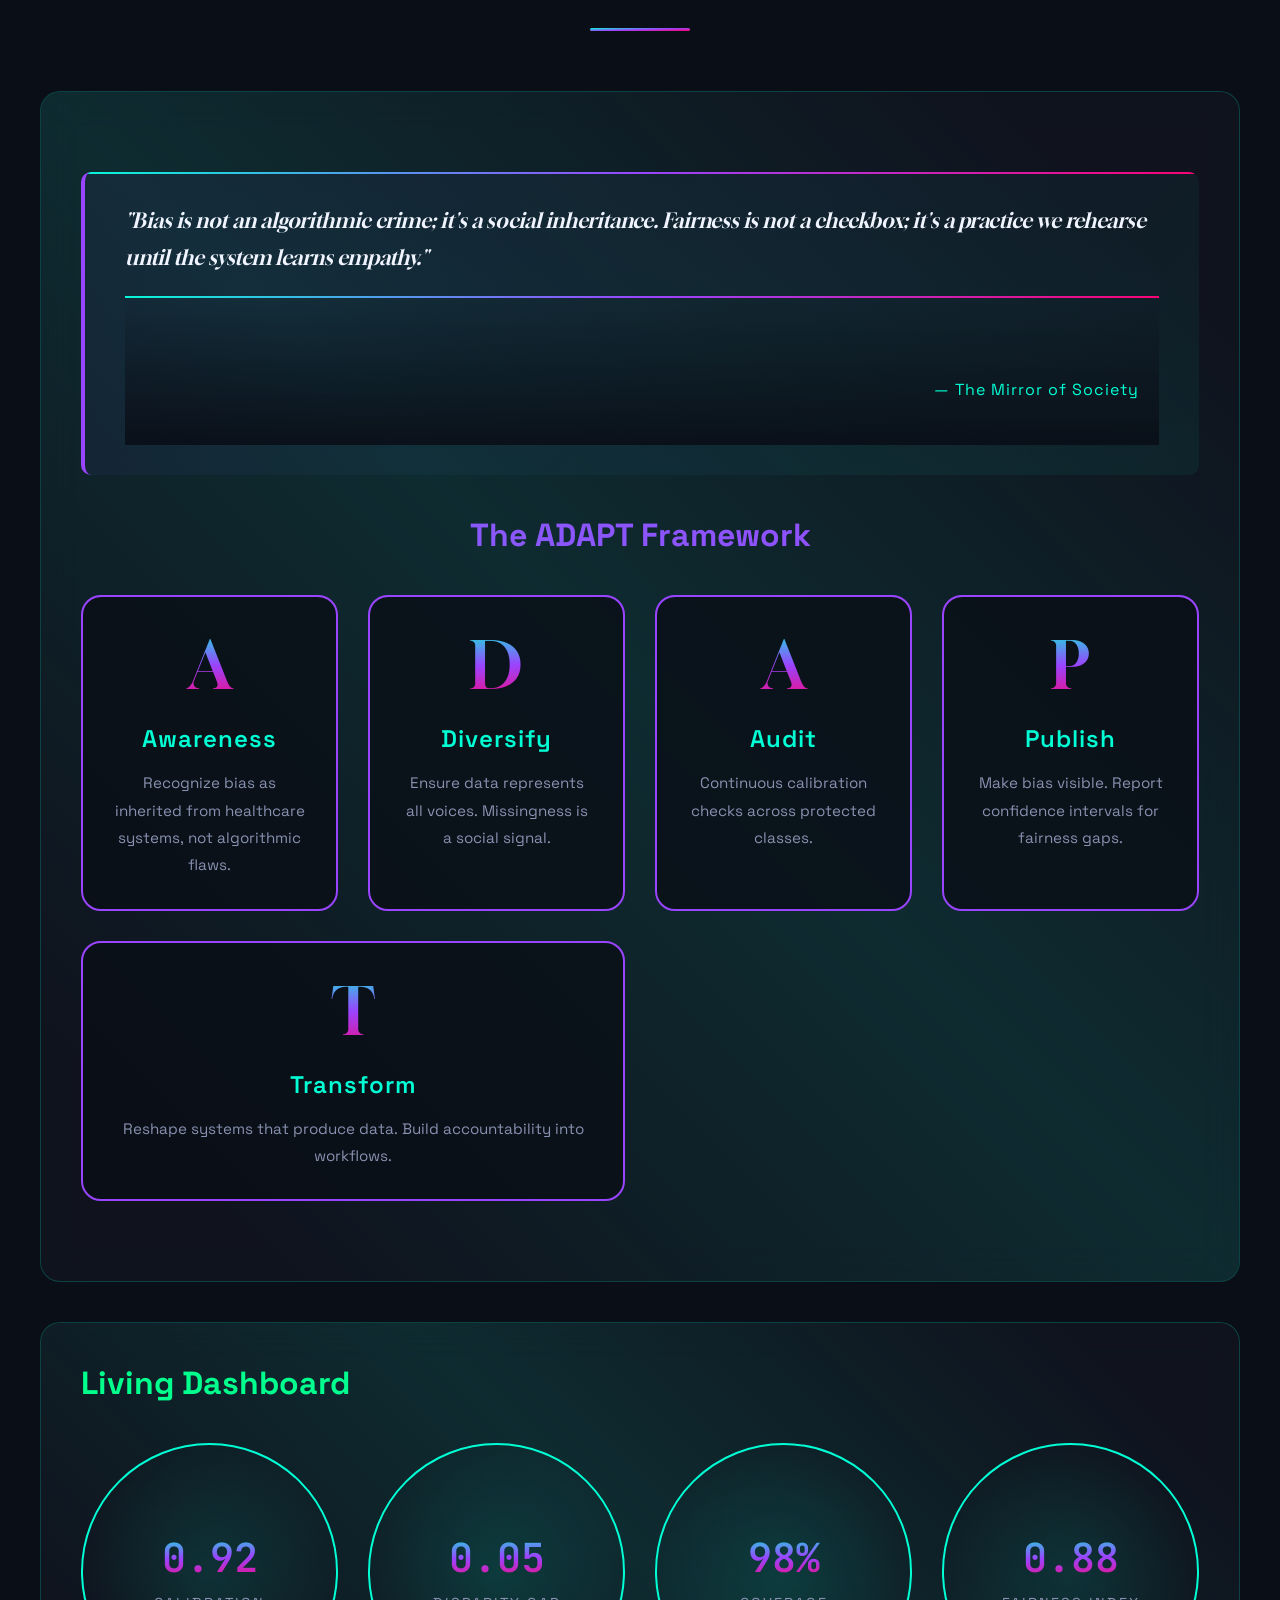
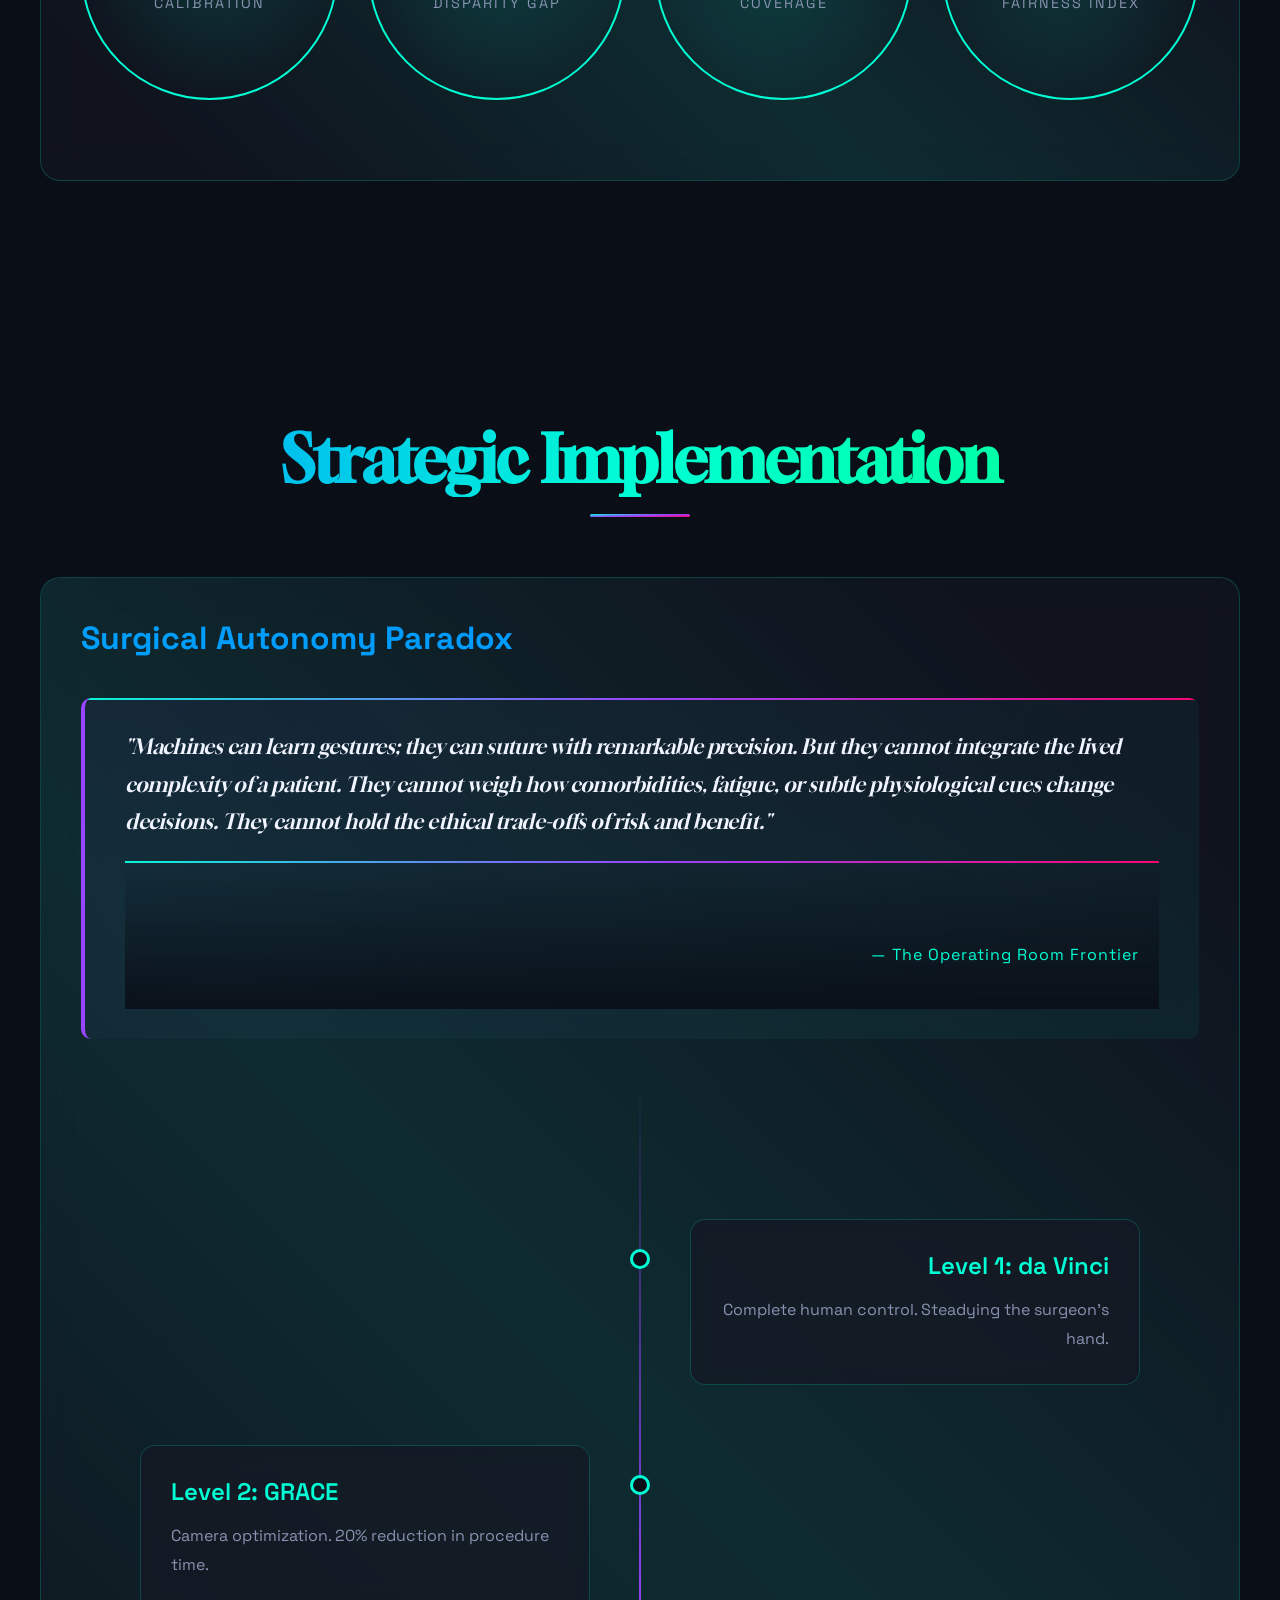
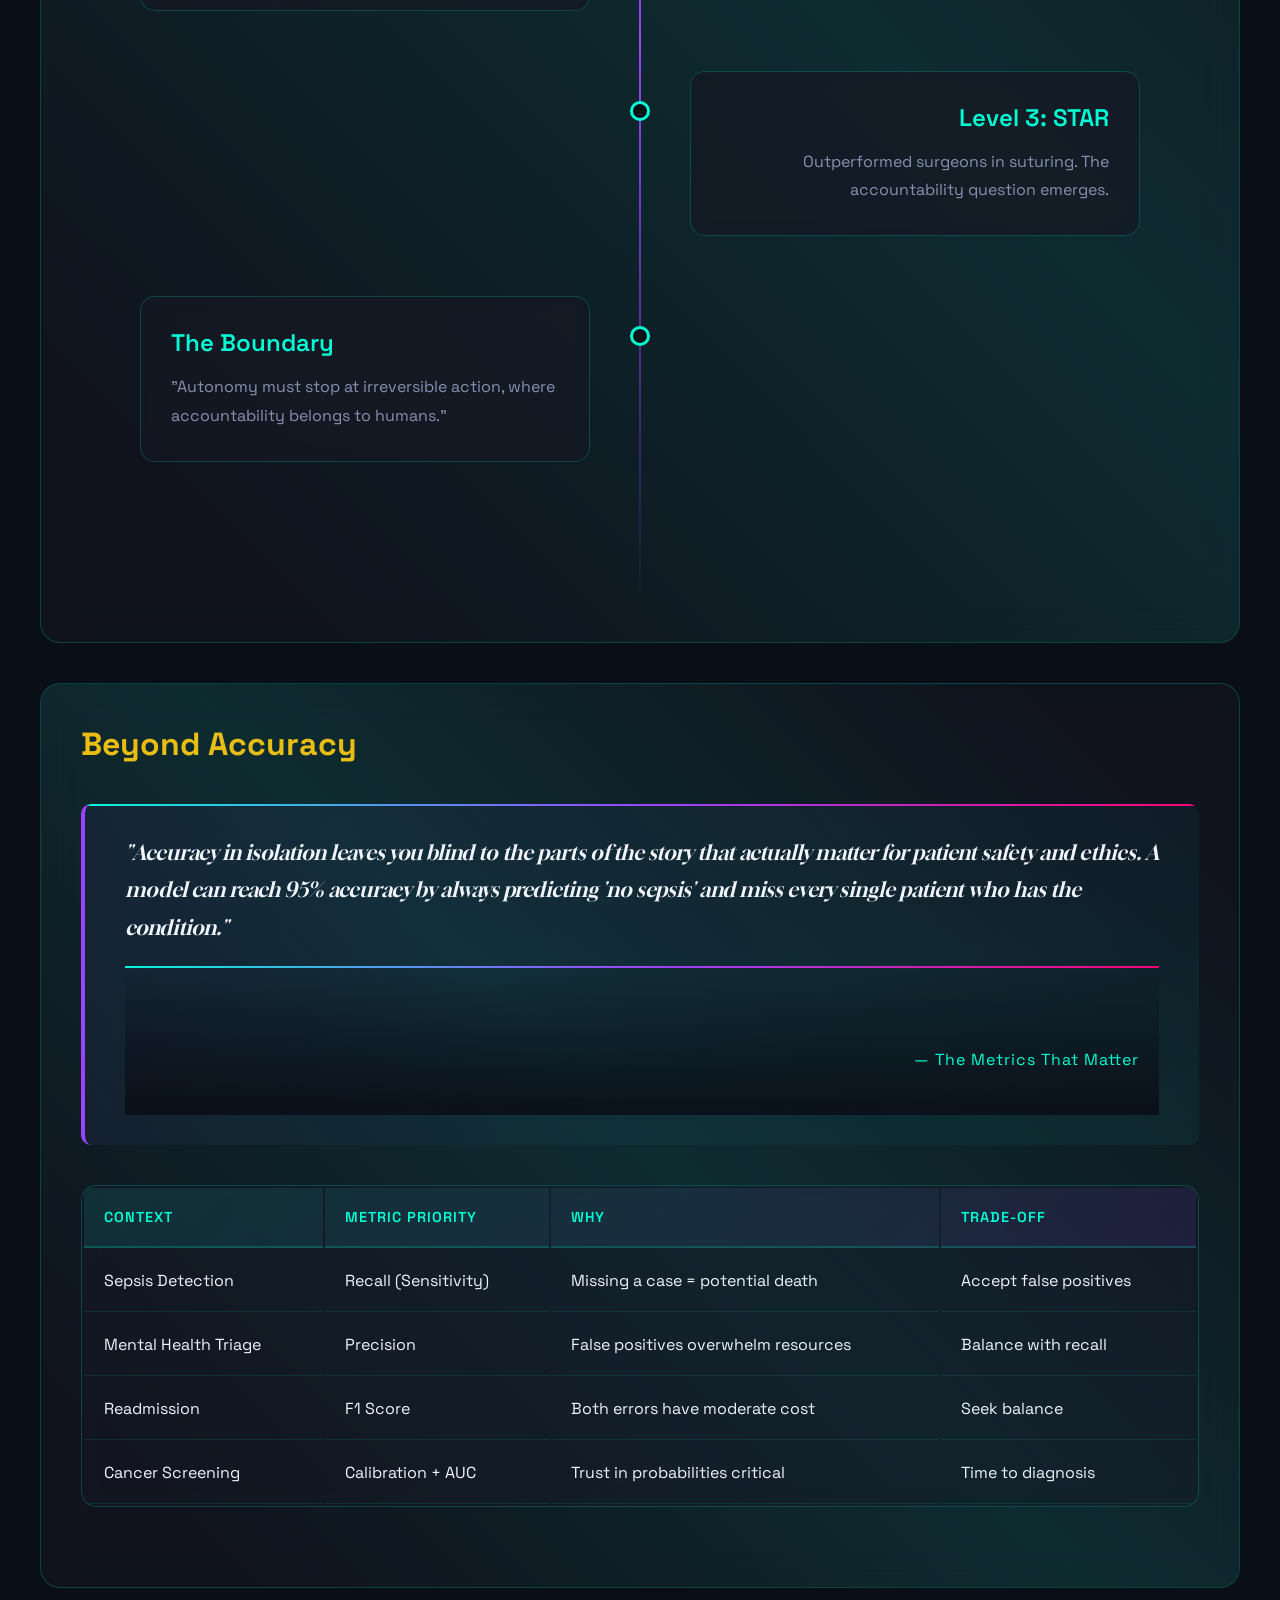
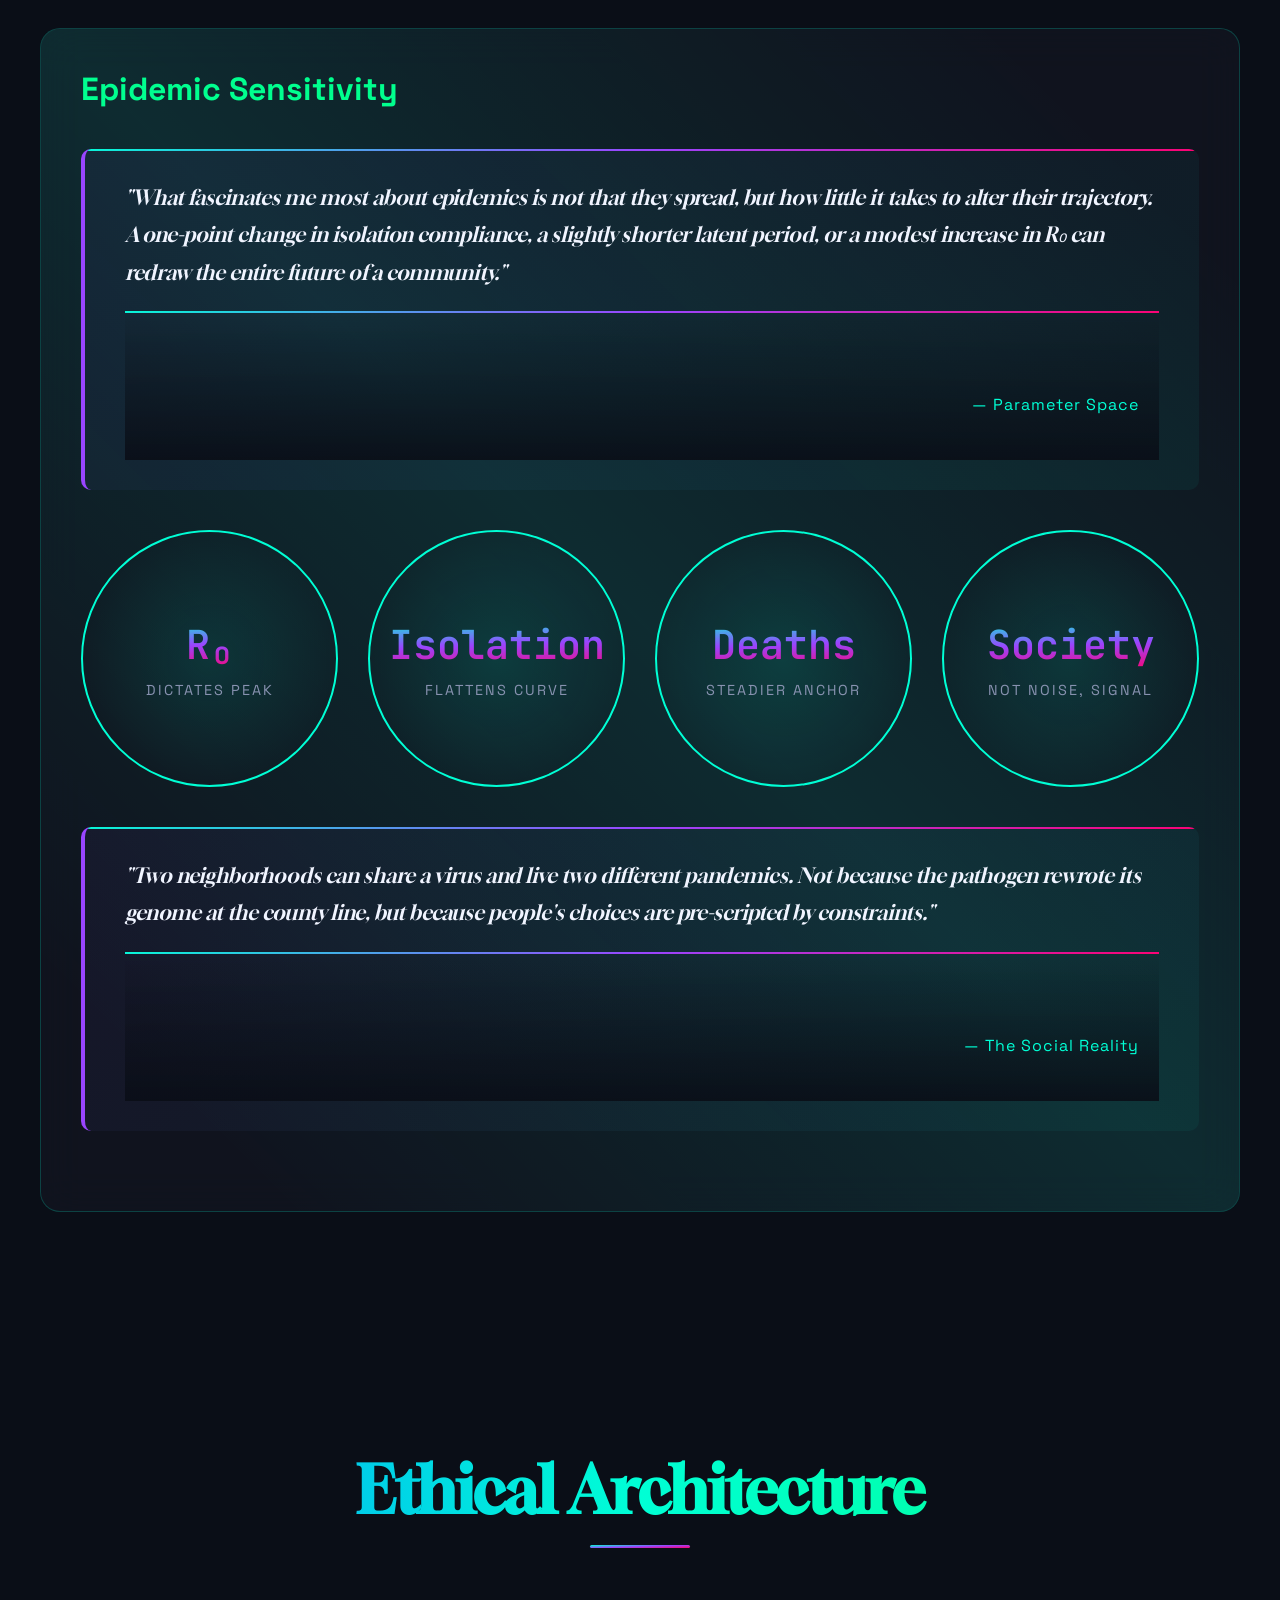
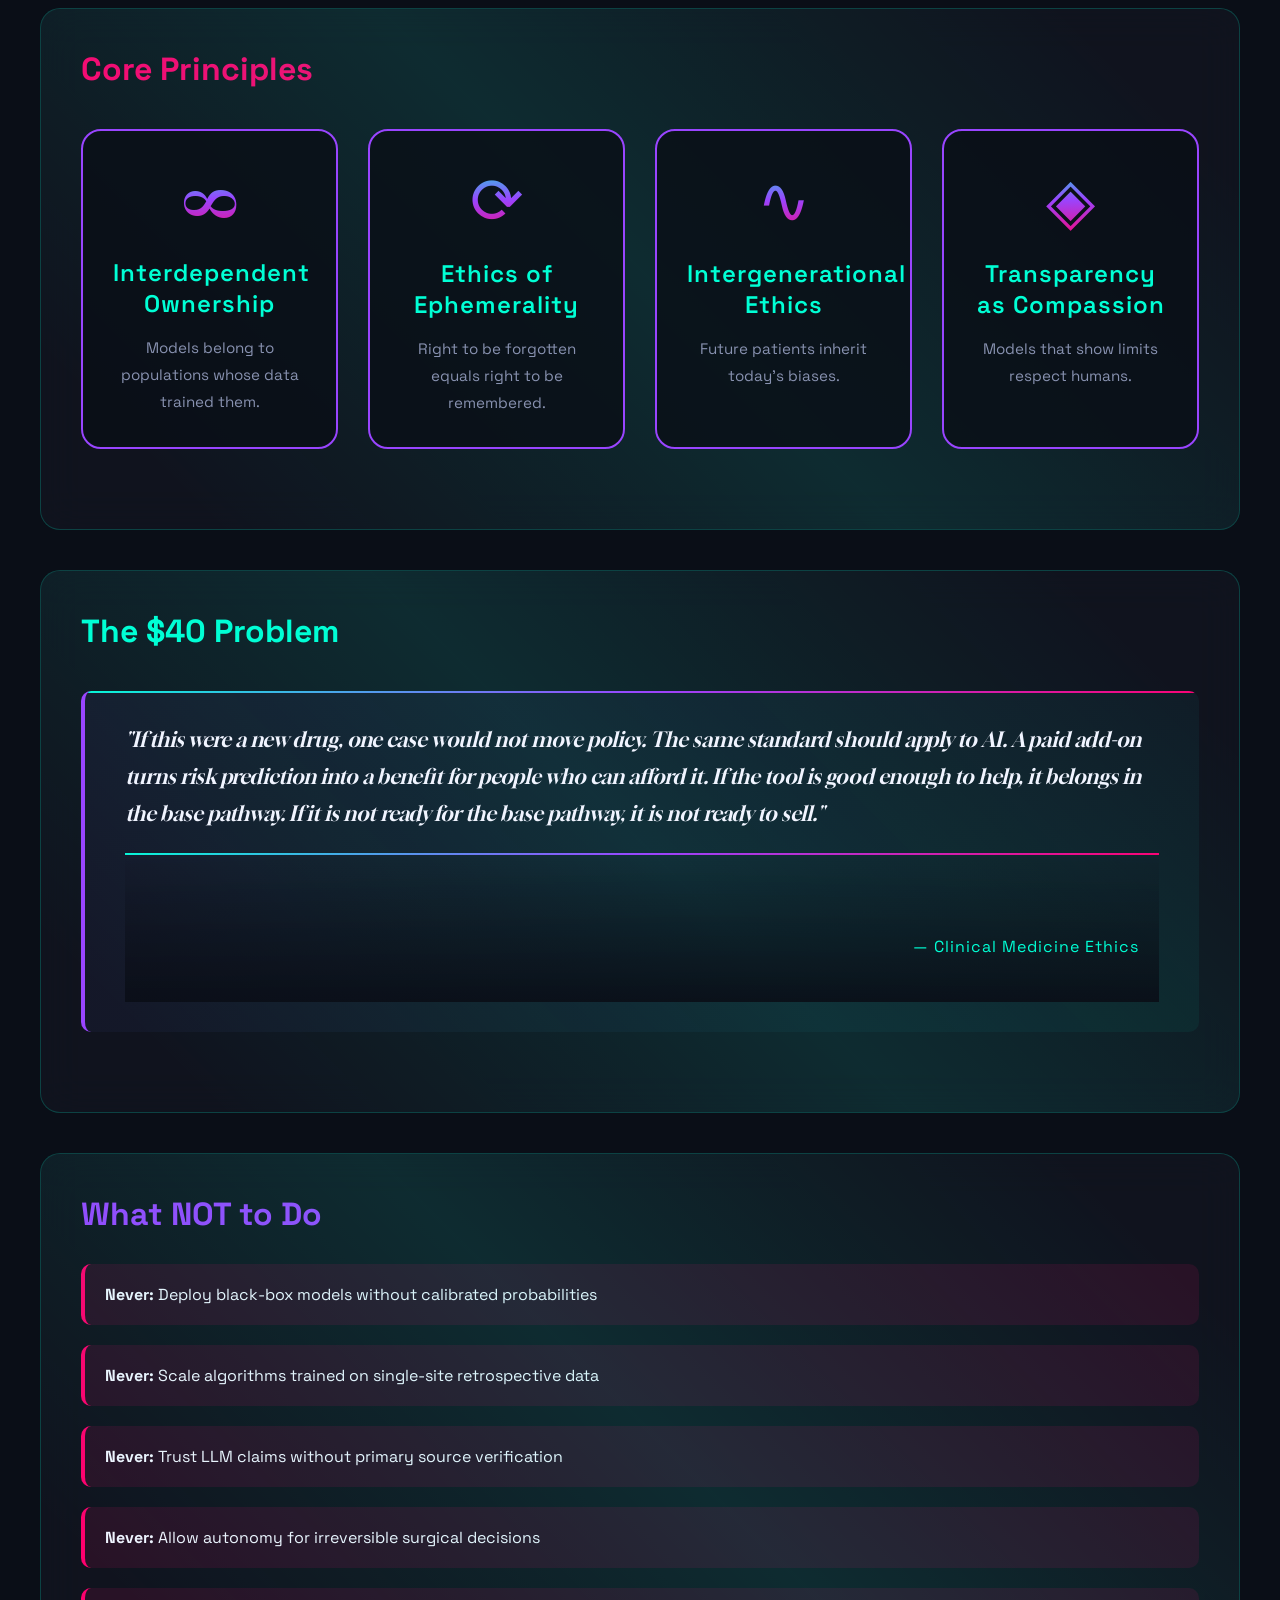
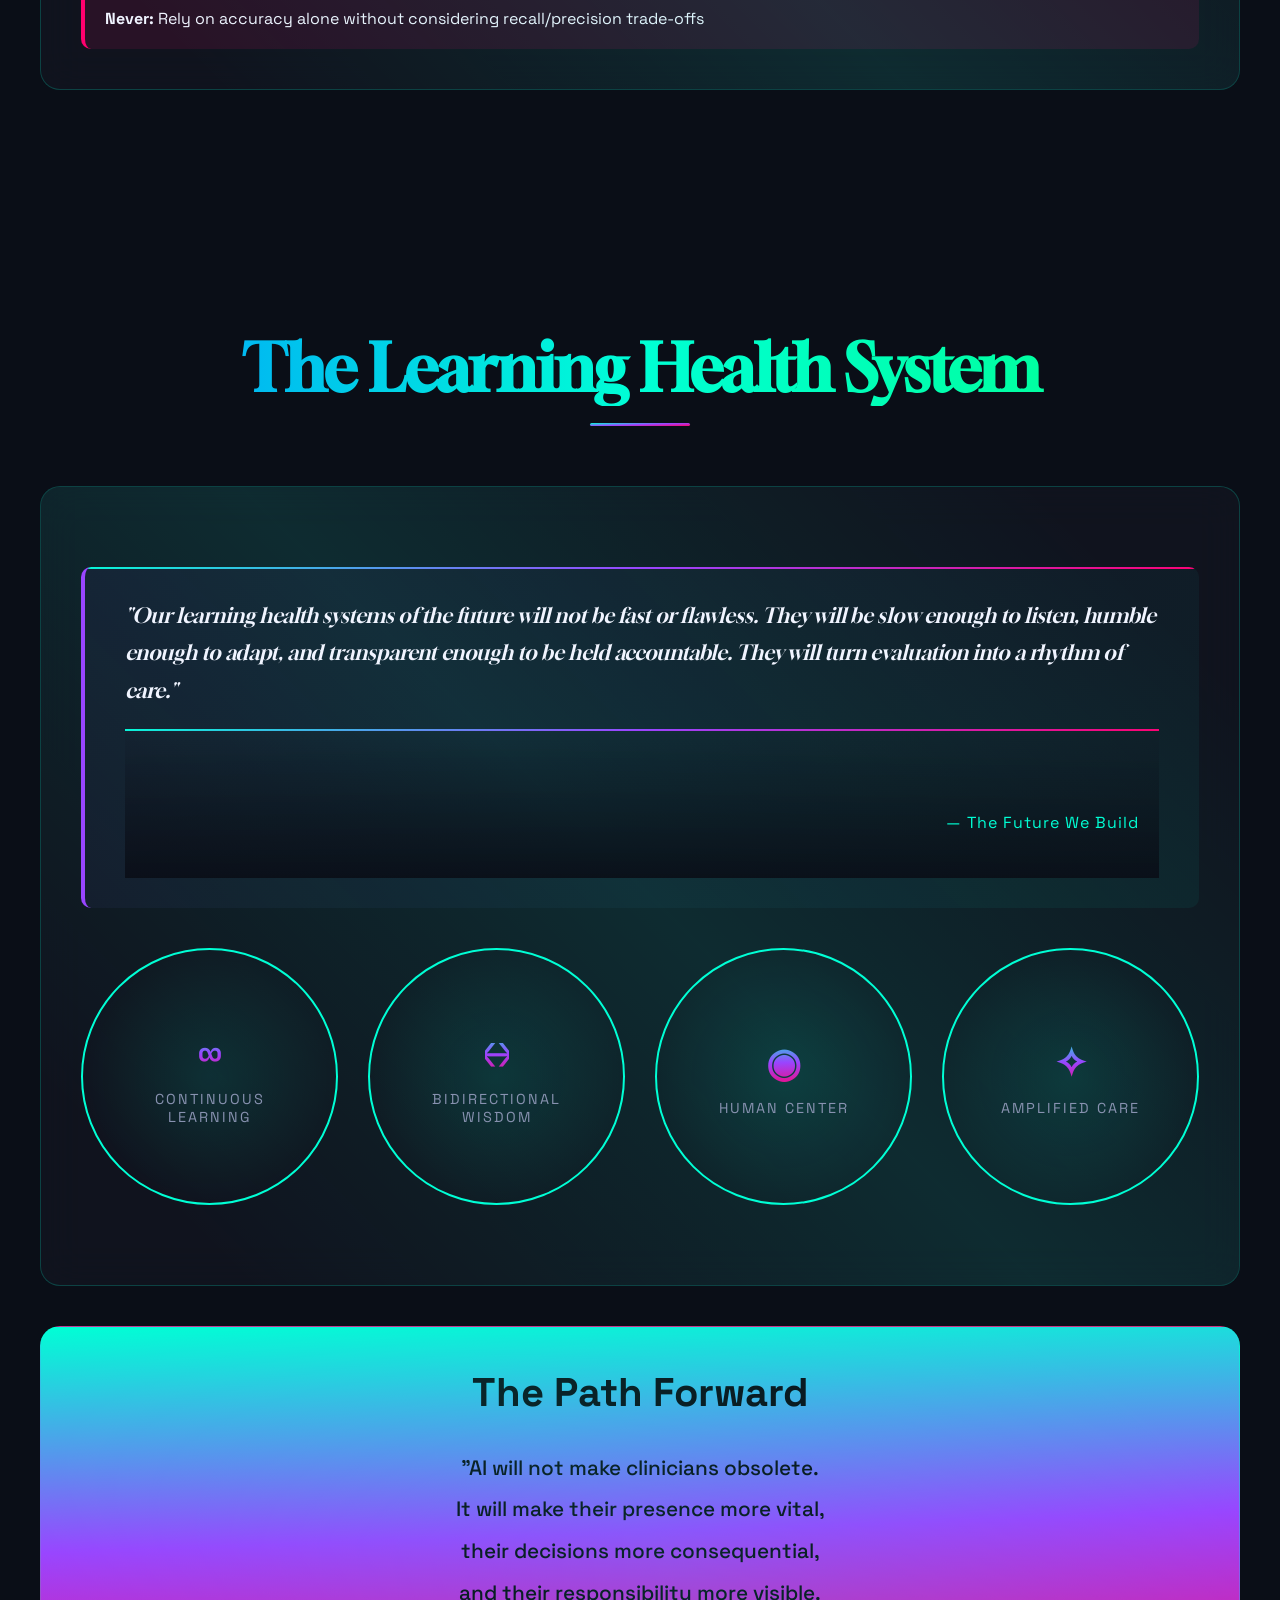
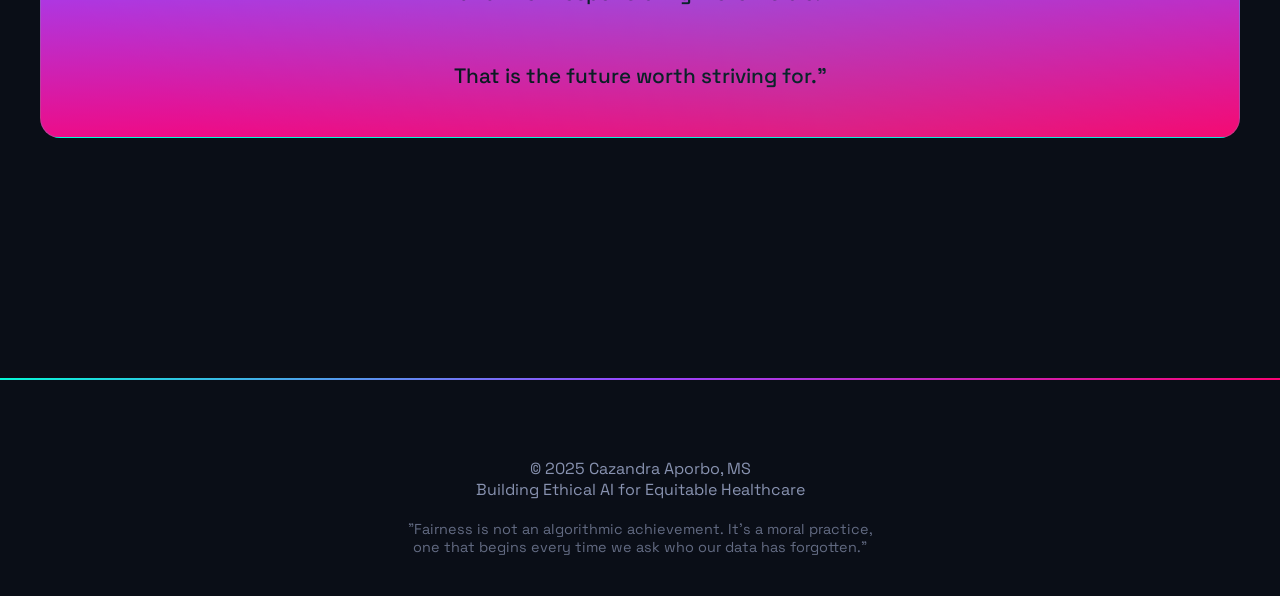
<file: scripts/JH_presentation.html>
<!DOCTYPE html>
<html lang="en">
<head>
    <meta charset="UTF-8">
    <meta name="viewport" content="width=device-width, initial-scale=1.0">
    <title>The Architecture of Tomorrow's Medicine | Cazandra Aporbo</title>
    
    <!-- Advanced Typography -->
    <link rel="preconnect" href="https://fonts.googleapis.com">
    <link rel="preconnect" href="https://fonts.gstatic.com" crossorigin>
    <link href="https://fonts.googleapis.com/css2?family=Gloock&family=Space+Grotesk:wght@300;400;500;600;700&family=JetBrains+Mono:wght@300;400;600&display=swap" rel="stylesheet">
    
    <style>
        * {
            margin: 0;
            padding: 0;
            box-sizing: border-box;
        }

        :root {
            /* Revolutionary Color Palette - Aurora Medicine */
            --cosmos-black: #0a0e17;
            --deep-void: #141824;
            --aurora-cyan: #00ffd5;
            --plasma-violet: #9945ff;
            --neural-pink: #ff006e;
            --quantum-blue: #0096ff;
            --wisdom-gold: #ffb700;
            --life-green: #00ff88;
            --ethereal-white: #f0f4ff;
            --mist-gray: #8892b0;
            
            /* Semantic Gradients */
            --gradient-aurora: linear-gradient(135deg, #00ffd5 0%, #9945ff 50%, #ff006e 100%);
            --gradient-neural: linear-gradient(90deg, #0096ff 0%, #00ffd5 50%, #00ff88 100%);
            --gradient-wisdom: linear-gradient(135deg, #ffb700 0%, #ff006e 50%, #9945ff 100%);
            --gradient-cosmos: radial-gradient(ellipse at top, #141824 0%, #0a0e17 100%);
            
            /* Typography Scale */
            --font-display: 'Gloock', serif;
            --font-body: 'Space Grotesk', sans-serif;
            --font-code: 'JetBrains Mono', monospace;
        }

        body {
            font-family: var(--font-body);
            background: var(--cosmos-black);
            color: var(--ethereal-white);
            overflow-x: hidden;
            cursor: none;
        }

        /* Custom Cursor */
        .cursor {
            width: 20px;
            height: 20px;
            border: 2px solid var(--aurora-cyan);
            border-radius: 50%;
            position: fixed;
            pointer-events: none;
            z-index: 10000;
            transition: all 0.1s ease;
            transform: translate(-50%, -50%);
            mix-blend-mode: difference;
        }

        .cursor-follower {
            width: 40px;
            height: 40px;
            background: radial-gradient(circle, rgba(0,255,213,0.1) 0%, transparent 70%);
            border-radius: 50%;
            position: fixed;
            pointer-events: none;
            z-index: 9999;
            transition: all 0.3s ease;
            transform: translate(-50%, -50%);
        }

        /* Floating Navigation Orbs */
        nav {
            position: fixed;
            top: 50%;
            right: 40px;
            transform: translateY(-50%);
            z-index: 1000;
            display: flex;
            flex-direction: column;
            gap: 20px;
        }

        .nav-orb {
            width: 60px;
            height: 60px;
            border-radius: 50%;
            background: rgba(20, 24, 36, 0.8);
            backdrop-filter: blur(10px);
            border: 1px solid rgba(0, 255, 213, 0.2);
            display: flex;
            align-items: center;
            justify-content: center;
            cursor: pointer;
            transition: all 0.4s cubic-bezier(0.4, 0, 0.2, 1);
            position: relative;
            overflow: hidden;
        }

        .nav-orb::before {
            content: '';
            position: absolute;
            top: 50%;
            left: 50%;
            width: 0;
            height: 0;
            background: radial-gradient(circle, var(--aurora-cyan) 0%, transparent 70%);
            transform: translate(-50%, -50%);
            transition: all 0.6s ease;
            border-radius: 50%;
        }

        .nav-orb:hover::before {
            width: 100px;
            height: 100px;
        }

        .nav-orb:hover {
            transform: scale(1.2);
            border-color: var(--aurora-cyan);
            box-shadow: 0 0 30px rgba(0, 255, 213, 0.5);
        }

        .nav-orb span {
            font-size: 10px;
            text-transform: uppercase;
            letter-spacing: 1px;
            color: var(--aurora-cyan);
            font-weight: 600;
            z-index: 1;
            position: relative;
        }

        /* Hero Universe */
        .hero-universe {
            height: 100vh;
            position: relative;
            display: flex;
            align-items: center;
            justify-content: center;
            overflow: hidden;
            background: var(--gradient-cosmos);
        }

        /* Particle Field */
        .particle-field {
            position: absolute;
            width: 100%;
            height: 100%;
        }

        .particle {
            position: absolute;
            width: 2px;
            height: 2px;
            background: var(--aurora-cyan);
            border-radius: 50%;
            opacity: 0;
            animation: particleFade 10s infinite;
        }

        @keyframes particleFade {
            0%, 100% { opacity: 0; transform: translateY(0); }
            50% { opacity: 1; }
            100% { transform: translateY(-100px); }
        }

        /* Neural Network Background */
        .neural-network {
            position: absolute;
            width: 100%;
            height: 100%;
            opacity: 0.1;
        }

        .neural-node {
            position: absolute;
            width: 4px;
            height: 4px;
            background: var(--plasma-violet);
            border-radius: 50%;
            box-shadow: 0 0 10px var(--plasma-violet);
        }

        .neural-connection {
            position: absolute;
            height: 1px;
            background: linear-gradient(90deg, transparent, var(--plasma-violet), transparent);
            transform-origin: left center;
            opacity: 0;
            animation: pulseConnection 4s infinite;
        }

        @keyframes pulseConnection {
            0%, 100% { opacity: 0; }
            50% { opacity: 0.5; }
        }

        /* Hero Content */
        .hero-content {
            position: relative;
            z-index: 10;
            text-align: center;
            padding: 60px;
            background: rgba(10, 14, 23, 0.6);
            backdrop-filter: blur(20px);
            border: 1px solid rgba(0, 255, 213, 0.1);
            border-radius: 30px;
            max-width: 900px;
            animation: heroFloat 6s ease-in-out infinite;
        }

        @keyframes heroFloat {
            0%, 100% { transform: translateY(0); }
            50% { transform: translateY(-20px); }
        }

        .hero-title {
            font-family: var(--font-display);
            font-size: clamp(3rem, 8vw, 6rem);
            line-height: 1.1;
            margin-bottom: 30px;
            background: var(--gradient-aurora);
            -webkit-background-clip: text;
            -webkit-text-fill-color: transparent;
            animation: shimmerText 8s ease-in-out infinite;
            filter: drop-shadow(0 0 30px rgba(0, 255, 213, 0.5));
        }

        @keyframes shimmerText {
            0%, 100% { filter: hue-rotate(0deg) drop-shadow(0 0 30px rgba(0, 255, 213, 0.5)); }
            50% { filter: hue-rotate(30deg) drop-shadow(0 0 50px rgba(153, 69, 255, 0.8)); }
        }

        .hero-subtitle {
            font-size: 1.5rem;
            color: var(--mist-gray);
            margin-bottom: 20px;
            letter-spacing: 2px;
            font-weight: 300;
        }

        .hero-author {
            font-size: 1.1rem;
            color: var(--aurora-cyan);
            letter-spacing: 3px;
            text-transform: uppercase;
            margin-bottom: 40px;
            font-weight: 600;
        }

        .hero-quote {
            font-family: var(--font-display);
            font-size: 1.8rem;
            line-height: 1.6;
            color: var(--ethereal-white);
            margin: 40px auto;
            padding: 30px;
            border-left: 3px solid var(--plasma-violet);
            max-width: 700px;
            font-style: italic;
            opacity: 0.9;
            position: relative;
        }

        .hero-quote::before {
            content: '"';
            position: absolute;
            top: -20px;
            left: -10px;
            font-size: 100px;
            color: var(--plasma-violet);
            opacity: 0.2;
            font-family: var(--font-display);
        }

        /* Quantum Buttons */
        .quantum-btn {
            display: inline-block;
            padding: 18px 40px;
            margin: 10px;
            background: linear-gradient(135deg, rgba(0,255,213,0.1) 0%, rgba(153,69,255,0.1) 100%);
            border: 2px solid var(--aurora-cyan);
            color: var(--aurora-cyan);
            text-decoration: none;
            border-radius: 50px;
            font-weight: 600;
            letter-spacing: 1px;
            text-transform: uppercase;
            transition: all 0.4s cubic-bezier(0.4, 0, 0.2, 1);
            position: relative;
            overflow: hidden;
        }

        .quantum-btn::before {
            content: '';
            position: absolute;
            top: 50%;
            left: 50%;
            width: 0;
            height: 0;
            background: var(--gradient-aurora);
            transform: translate(-50%, -50%);
            transition: all 0.6s ease;
            border-radius: 50%;
            z-index: -1;
        }

        .quantum-btn:hover {
            transform: translateY(-3px);
            box-shadow: 0 10px 40px rgba(0, 255, 213, 0.4);
            color: var(--cosmos-black);
        }

        .quantum-btn:hover::before {
            width: 300px;
            height: 300px;
        }

        /* Content Sections */
        .content-section {
            min-height: 100vh;
            padding: 100px 40px;
            position: relative;
            opacity: 0;
            transform: translateY(50px);
            transition: all 1s cubic-bezier(0.4, 0, 0.2, 1);
        }

        .content-section.visible {
            opacity: 1;
            transform: translateY(0);
        }

        .section-title {
            font-family: var(--font-display);
            font-size: clamp(2.5rem, 6vw, 4rem);
            text-align: center;
            margin-bottom: 80px;
            background: var(--gradient-neural);
            -webkit-background-clip: text;
            -webkit-text-fill-color: transparent;
            position: relative;
            letter-spacing: -1px;
        }

        .section-title::after {
            content: '';
            position: absolute;
            bottom: -20px;
            left: 50%;
            transform: translateX(-50%);
            width: 100px;
            height: 3px;
            background: var(--gradient-aurora);
            border-radius: 2px;
            animation: titlePulse 3s ease-in-out infinite;
        }

        @keyframes titlePulse {
            0%, 100% { width: 100px; opacity: 1; }
            50% { width: 200px; opacity: 0.6; }
        }

        /* Holographic Cards */
        .holo-card {
            background: rgba(20, 24, 36, 0.6);
            backdrop-filter: blur(20px);
            border: 1px solid rgba(0, 255, 213, 0.2);
            border-radius: 20px;
            padding: 40px;
            margin: 40px auto;
            max-width: 1200px;
            position: relative;
            overflow: hidden;
            transition: all 0.4s cubic-bezier(0.4, 0, 0.2, 1);
        }

        .holo-card::before {
            content: '';
            position: absolute;
            top: -50%;
            left: -50%;
            width: 200%;
            height: 200%;
            background: linear-gradient(
                45deg,
                transparent 30%,
                rgba(0, 255, 213, 0.1) 50%,
                transparent 70%
            );
            animation: holoSweep 6s infinite;
        }

        @keyframes holoSweep {
            0% { transform: rotate(0deg); }
            100% { transform: rotate(360deg); }
        }

        .holo-card:hover {
            transform: translateY(-5px);
            border-color: var(--aurora-cyan);
            box-shadow: 
                0 20px 40px rgba(0, 255, 213, 0.2),
                0 0 60px rgba(153, 69, 255, 0.1);
        }

        /* Framework Visualization */
        .framework-viz {
            display: grid;
            grid-template-columns: repeat(auto-fit, minmax(250px, 1fr));
            gap: 30px;
            margin: 40px 0;
        }

        .framework-node {
            background: rgba(10, 14, 23, 0.8);
            border: 2px solid var(--plasma-violet);
            border-radius: 20px;
            padding: 30px;
            text-align: center;
            position: relative;
            overflow: hidden;
            transition: all 0.4s cubic-bezier(0.4, 0, 0.2, 1);
            cursor: pointer;
        }

        .framework-node::before {
            content: '';
            position: absolute;
            top: 0;
            left: 0;
            width: 100%;
            height: 100%;
            background: var(--gradient-wisdom);
            opacity: 0;
            transition: opacity 0.4s ease;
        }

        .framework-node:hover::before {
            opacity: 0.1;
        }

        .framework-node:hover {
            transform: scale(1.05) rotateY(5deg);
            border-color: var(--wisdom-gold);
            box-shadow: 0 10px 30px rgba(255, 183, 0, 0.3);
        }

        .framework-letter {
            font-family: var(--font-display);
            font-size: 4rem;
            background: var(--gradient-aurora);
            -webkit-background-clip: text;
            -webkit-text-fill-color: transparent;
            margin-bottom: 20px;
            display: block;
            animation: letterFloat 4s ease-in-out infinite;
        }

        @keyframes letterFloat {
            0%, 100% { transform: translateY(0) rotateZ(0deg); }
            50% { transform: translateY(-10px) rotateZ(5deg); }
        }

        .framework-title {
            font-size: 1.5rem;
            color: var(--aurora-cyan);
            margin-bottom: 15px;
            font-weight: 600;
            letter-spacing: 1px;
        }

        .framework-description {
            color: var(--mist-gray);
            line-height: 1.8;
            font-size: 0.95rem;
        }

        /* Quote Blocks */
        .wisdom-quote {
            background: linear-gradient(135deg, rgba(153,69,255,0.05) 0%, rgba(0,255,213,0.05) 100%);
            border-left: 4px solid var(--plasma-violet);
            border-radius: 10px;
            padding: 30px 40px;
            margin: 40px 0;
            position: relative;
            font-family: var(--font-display);
            font-size: 1.3rem;
            line-height: 1.8;
            color: var(--ethereal-white);
            font-style: italic;
            overflow: hidden;
        }

        .wisdom-quote::before {
            content: '';
            position: absolute;
            top: 0;
            left: 0;
            width: 100%;
            height: 2px;
            background: var(--gradient-aurora);
            animation: quoteScan 3s linear infinite;
        }

        @keyframes quoteScan {
            0% { transform: translateX(-100%); }
            100% { transform: translateX(100%); }
        }

        .wisdom-quote footer {
            margin-top: 20px;
            text-align: right;
            font-style: normal;
            font-family: var(--font-body);
            font-size: 1rem;
            color: var(--aurora-cyan);
            letter-spacing: 1px;
        }

        /* Data Visualization */
        .data-viz {
            display: grid;
            grid-template-columns: repeat(auto-fit, minmax(200px, 1fr));
            gap: 30px;
            margin: 40px 0;
        }

        .metric-orb {
            background: radial-gradient(circle at center, rgba(0,255,213,0.1) 0%, transparent 70%);
            border: 2px solid var(--aurora-cyan);
            border-radius: 50%;
            padding: 40px;
            text-align: center;
            position: relative;
            aspect-ratio: 1;
            display: flex;
            flex-direction: column;
            align-items: center;
            justify-content: center;
            transition: all 0.4s ease;
            cursor: pointer;
        }

        .metric-orb:hover {
            transform: scale(1.1);
            background: radial-gradient(circle at center, rgba(0,255,213,0.2) 0%, transparent 70%);
            box-shadow: 0 0 40px rgba(0,255,213,0.5);
        }

        .metric-value {
            font-family: var(--font-code);
            font-size: 2.5rem;
            font-weight: 600;
            background: var(--gradient-aurora);
            -webkit-background-clip: text;
            -webkit-text-fill-color: transparent;
            margin-bottom: 10px;
            animation: metricPulse 2s ease-in-out infinite;
        }

        @keyframes metricPulse {
            0%, 100% { transform: scale(1); }
            50% { transform: scale(1.05); }
        }

        .metric-label {
            font-size: 0.9rem;
            text-transform: uppercase;
            letter-spacing: 2px;
            color: var(--mist-gray);
        }

        /* Timeline */
        .timeline-container {
            position: relative;
            padding: 80px 0;
            max-width: 1000px;
            margin: 0 auto;
        }

        .timeline-line {
            position: absolute;
            left: 50%;
            top: 0;
            bottom: 0;
            width: 2px;
            background: linear-gradient(180deg, transparent, var(--plasma-violet), transparent);
            transform: translateX(-50%);
        }

        .timeline-node {
            position: relative;
            margin: 60px 0;
            opacity: 0;
            transition: all 0.8s cubic-bezier(0.4, 0, 0.2, 1);
        }

        .timeline-node.visible {
            opacity: 1;
        }

        .timeline-node:nth-child(odd) {
            transform: translateX(-30px);
        }

        .timeline-node:nth-child(even) {
            transform: translateX(30px);
            text-align: right;
        }

        .timeline-node.visible:nth-child(odd) {
            transform: translateX(0);
        }

        .timeline-node.visible:nth-child(even) {
            transform: translateX(0);
        }

        .timeline-dot {
            position: absolute;
            left: 50%;
            top: 30px;
            width: 20px;
            height: 20px;
            background: var(--cosmos-black);
            border: 3px solid var(--aurora-cyan);
            border-radius: 50%;
            transform: translateX(-50%);
            z-index: 2;
            transition: all 0.4s ease;
        }

        .timeline-node:hover .timeline-dot {
            width: 30px;
            height: 30px;
            border-color: var(--plasma-violet);
            box-shadow: 0 0 30px var(--plasma-violet);
        }

        .timeline-content {
            background: rgba(20, 24, 36, 0.8);
            backdrop-filter: blur(10px);
            border: 1px solid rgba(0, 255, 213, 0.2);
            border-radius: 15px;
            padding: 30px;
            max-width: 45%;
            transition: all 0.4s ease;
        }

        .timeline-node:nth-child(odd) .timeline-content {
            margin-right: auto;
            margin-left: 0;
        }

        .timeline-node:nth-child(even) .timeline-content {
            margin-left: auto;
            margin-right: 0;
        }

        .timeline-content:hover {
            transform: scale(1.02);
            border-color: var(--aurora-cyan);
            box-shadow: 0 10px 40px rgba(0, 255, 213, 0.2);
        }

        .timeline-title {
            font-size: 1.5rem;
            color: var(--aurora-cyan);
            margin-bottom: 15px;
            font-weight: 600;
        }

        .timeline-description {
            color: var(--mist-gray);
            line-height: 1.8;
        }

        /* Interactive Table */
        .data-table {
            width: 100%;
            background: rgba(20, 24, 36, 0.6);
            backdrop-filter: blur(10px);
            border: 1px solid rgba(0, 255, 213, 0.2);
            border-radius: 15px;
            overflow: hidden;
            margin: 40px 0;
        }

        .data-table thead {
            background: linear-gradient(135deg, rgba(0,255,213,0.1) 0%, rgba(153,69,255,0.1) 100%);
        }

        .data-table th {
            padding: 20px;
            text-align: left;
            font-weight: 600;
            color: var(--aurora-cyan);
            text-transform: uppercase;
            letter-spacing: 1px;
            font-size: 0.9rem;
            border-bottom: 2px solid rgba(0, 255, 213, 0.2);
        }

        .data-table td {
            padding: 20px;
            color: var(--ethereal-white);
            border-bottom: 1px solid rgba(0, 255, 213, 0.1);
            transition: all 0.3s ease;
        }

        .data-table tbody tr {
            transition: all 0.3s ease;
        }

        .data-table tbody tr:hover {
            background: rgba(0, 255, 213, 0.05);
            transform: translateX(5px);
        }

        .data-table tbody tr:hover td {
            color: var(--aurora-cyan);
        }

        /* Citation Links */
        .citation-link {
            display: inline-block;
            padding: 4px 12px;
            background: rgba(153, 69, 255, 0.2);
            color: var(--plasma-violet);
            border-radius: 20px;
            text-decoration: none;
            font-size: 0.85rem;
            font-weight: 600;
            transition: all 0.3s ease;
            margin: 0 4px;
        }

        .citation-link:hover {
            background: var(--plasma-violet);
            color: var(--ethereal-white);
            transform: translateY(-2px);
            box-shadow: 0 5px 15px rgba(153, 69, 255, 0.4);
        }

        /* Footer */
        footer {
            background: linear-gradient(180deg, transparent, rgba(10, 14, 23, 0.9));
            color: var(--mist-gray);
            text-align: center;
            padding: 80px 20px 40px;
            margin-top: 100px;
            position: relative;
        }

        footer::before {
            content: '';
            position: absolute;
            top: 0;
            left: 0;
            width: 100%;
            height: 2px;
            background: var(--gradient-aurora);
        }

        /* Responsive */
        @media (max-width: 768px) {
            nav {
                right: 20px;
            }
            
            .nav-orb {
                width: 50px;
                height: 50px;
            }
            
            .hero-title {
                font-size: 3rem;
            }
            
            .timeline-content {
                max-width: 80%;
            }
            
            .timeline-node:nth-child(even) {
                text-align: left;
            }
            
            .timeline-line {
                left: 30px;
            }
            
            .timeline-dot {
                left: 30px;
            }
            
            .framework-viz {
                grid-template-columns: 1fr;
            }
        }

        /* Loading Screen */
        .loading-screen {
            position: fixed;
            top: 0;
            left: 0;
            width: 100%;
            height: 100%;
            background: var(--cosmos-black);
            display: flex;
            align-items: center;
            justify-content: center;
            z-index: 10000;
            transition: opacity 0.8s ease;
        }

        .loading-screen.hidden {
            opacity: 0;
            pointer-events: none;
        }

        .loading-helix {
            width: 100px;
            height: 100px;
            position: relative;
            animation: helixRotate 2s linear infinite;
        }

        @keyframes helixRotate {
            to { transform: rotate(360deg); }
        }

        .helix-strand {
            position: absolute;
            width: 100%;
            height: 100%;
            border: 3px solid var(--aurora-cyan);
            border-radius: 50%;
            opacity: 0.3;
        }

        .helix-strand:nth-child(2) {
            transform: rotateY(60deg);
            border-color: var(--plasma-violet);
        }

        .helix-strand:nth-child(3) {
            transform: rotateY(120deg);
            border-color: var(--neural-pink);
        }
    </style>
</head>
<body>
    <!-- Custom Cursor -->
    <div class="cursor"></div>
    <div class="cursor-follower"></div>

    <!-- Loading Screen -->
    <div class="loading-screen" id="loader">
        <div class="loading-helix">
            <div class="helix-strand"></div>
            <div class="helix-strand"></div>
            <div class="helix-strand"></div>
        </div>
    </div>

    <!-- Floating Navigation -->
    <nav>
        <a href="#hero" class="nav-orb"><span>ORIGIN</span></a>
        <a href="#frameworks" class="nav-orb"><span>ROAD</span></a>
        <a href="#fairness" class="nav-orb"><span>ADAPT</span></a>
        <a href="#implementation" class="nav-orb"><span>BUILD</span></a>
        <a href="#ethics" class="nav-orb"><span>TRUTH</span></a>
        <a href="#vision" class="nav-orb"><span>FUTURE</span></a>
    </nav>

    <!-- Hero Universe -->
    <section class="hero-universe" id="hero">
        <div class="particle-field" id="particleField"></div>
        <div class="neural-network" id="neuralNetwork"></div>
        
        <div class="hero-content">
            <h1 class="hero-title">The Architecture of Tomorrow's Medicine</h1>
            <p class="hero-subtitle">Where Human Wisdom Meets Machine Precision</p>
            <p class="hero-author">Cazandra Aporbo, MS</p>
            
            <div class="hero-quote">
                The paradox is unavoidable: the closer AI gets to autonomy, 
                the more indispensable human judgment becomes.
            </div>
            
            <a href="#frameworks" class="quantum-btn">Begin Journey</a>
            <a href="#vision" class="quantum-btn">See Future</a>
        </div>
    </section>

    <!-- Frameworks Section -->
    <section class="content-section" id="frameworks">
        <h2 class="section-title">The R.O.A.D. Framework</h2>
        
        <div class="holo-card">
            <div class="wisdom-quote">
                "Requirements force us to name what is at stake. Operationalizing data forces us to confront bias not as a nuisance variable but as a mirror of our society. Development makes fairness, drift, and calibration inseparable from accuracy. Deployment reminds us that intelligence without humility becomes surveillance."
                <footer>— Building Tomorrow's Systems</footer>
            </div>
            
            <div class="framework-viz">
                <div class="framework-node">
                    <span class="framework-letter">R</span>
                    <h3 class="framework-title">Requirements</h3>
                    <p class="framework-description">
                        Define the moral weight of decisions. Name accountability before algorithms.
                    </p>
                </div>
                
                <div class="framework-node">
                    <span class="framework-letter">O</span>
                    <h3 class="framework-title">Operationalize</h3>
                    <p class="framework-description">
                        Transform fragmented histories into structured truth. Face bias as inheritance.
                    </p>
                </div>
                
                <div class="framework-node">
                    <span class="framework-letter">A</span>
                    <h3 class="framework-title">Algorithm</h3>
                    <p class="framework-description">
                        Build fairness into DNA, not patches. Make drift visible, calibration continuous.
                    </p>
                </div>
                
                <div class="framework-node">
                    <span class="framework-letter">D</span>
                    <h3 class="framework-title">Deployment</h3>
                    <p class="framework-description">
                        Silent runs first, randomized reveal second. Learning never stops.
                    </p>
                </div>
            </div>
        </div>
        
        <div class="holo-card">
            <h3 style="color: var(--aurora-cyan); margin-bottom: 30px; font-size: 2rem;">The LLM Truth Protocol</h3>
            
            <div class="wisdom-quote">
                "If a model couldn't show me a DOI, PubMed link, or a ClinicalTrials.gov number for an RCT, I treated the claim as unproven. Confident words without matching evidence got marked down; cautious language with clear sources scored higher."
                <footer>— Evaluating Machine Claims</footer>
            </div>
            
            <div class="data-viz">
                <div class="metric-orb">
                    <span class="metric-value">DOI</span>
                    <span class="metric-label">Primary Source</span>
                </div>
                <div class="metric-orb">
                    <span class="metric-value">RCT</span>
                    <span class="metric-label">Gold Standard</span>
                </div>
                <div class="metric-orb">
                    <span class="metric-value">NCT</span>
                    <span class="metric-label">Trial Registry</span>
                </div>
                <div class="metric-orb">
                    <span class="metric-value">P→S→P</span>
                    <span class="metric-label">Patient→Surrogate→Process</span>
                </div>
            </div>
        </div>
    </section>

    <!-- Fairness Section -->
    <section class="content-section" id="fairness">
        <h2 class="section-title">Contextual Fairness</h2>
        
        <div class="holo-card">
            <div class="wisdom-quote">
                "Bias is not an algorithmic crime; it's a social inheritance. Fairness is not a checkbox; it's a practice we rehearse until the system learns empathy."
                <footer>— The Mirror of Society</footer>
            </div>
            
            <h3 style="color: var(--plasma-violet); margin: 40px 0; font-size: 2rem; text-align: center;">The ADAPT Framework</h3>
            
            <div class="framework-viz">
                <div class="framework-node">
                    <span class="framework-letter">A</span>
                    <h3 class="framework-title">Awareness</h3>
                    <p class="framework-description">
                        Recognize bias as inherited from healthcare systems, not algorithmic flaws.
                    </p>
                </div>
                
                <div class="framework-node">
                    <span class="framework-letter">D</span>
                    <h3 class="framework-title">Diversify</h3>
                    <p class="framework-description">
                        Ensure data represents all voices. Missingness is a social signal.
                    </p>
                </div>
                
                <div class="framework-node">
                    <span class="framework-letter">A</span>
                    <h3 class="framework-title">Audit</h3>
                    <p class="framework-description">
                        Continuous calibration checks across protected classes.
                    </p>
                </div>
                
                <div class="framework-node">
                    <span class="framework-letter">P</span>
                    <h3 class="framework-title">Publish</h3>
                    <p class="framework-description">
                        Make bias visible. Report confidence intervals for fairness gaps.
                    </p>
                </div>
                
                <div class="framework-node" style="grid-column: span 2;">
                    <span class="framework-letter">T</span>
                    <h3 class="framework-title">Transform</h3>
                    <p class="framework-description">
                        Reshape systems that produce data. Build accountability into workflows.
                    </p>
                </div>
            </div>
        </div>
        
        <div class="holo-card">
            <h3 style="color: var(--life-green); margin-bottom: 30px; font-size: 2rem;">Living Dashboard</h3>
            
            <div class="data-viz">
                <div class="metric-orb">
                    <span class="metric-value">0.92</span>
                    <span class="metric-label">Calibration</span>
                </div>
                <div class="metric-orb">
                    <span class="metric-value">0.05</span>
                    <span class="metric-label">Disparity Gap</span>
                </div>
                <div class="metric-orb">
                    <span class="metric-value">98%</span>
                    <span class="metric-label">Coverage</span>
                </div>
                <div class="metric-orb">
                    <span class="metric-value">0.88</span>
                    <span class="metric-label">Fairness Index</span>
                </div>
            </div>
        </div>
    </section>

    <!-- Implementation Section -->
    <section class="content-section" id="implementation">
        <h2 class="section-title">Strategic Implementation</h2>
        
        <div class="holo-card">
            <h3 style="color: var(--quantum-blue); margin-bottom: 30px; font-size: 2rem;">Surgical Autonomy Paradox</h3>
            
            <div class="wisdom-quote">
                "Machines can learn gestures; they can suture with remarkable precision. But they cannot integrate the lived complexity of a patient. They cannot weigh how comorbidities, fatigue, or subtle physiological cues change decisions. They cannot hold the ethical trade-offs of risk and benefit."
                <footer>— The Operating Room Frontier</footer>
            </div>
            
            <div class="timeline-container">
                <div class="timeline-line"></div>
                
                <div class="timeline-node">
                    <div class="timeline-dot"></div>
                    <div class="timeline-content">
                        <h4 class="timeline-title">Level 1: da Vinci</h4>
                        <p class="timeline-description">Complete human control. Steadying the surgeon's hand.</p>
                    </div>
                </div>
                
                <div class="timeline-node">
                    <div class="timeline-dot"></div>
                    <div class="timeline-content">
                        <h4 class="timeline-title">Level 2: GRACE</h4>
                        <p class="timeline-description">Camera optimization. 20% reduction in procedure time.</p>
                    </div>
                </div>
                
                <div class="timeline-node">
                    <div class="timeline-dot"></div>
                    <div class="timeline-content">
                        <h4 class="timeline-title">Level 3: STAR</h4>
                        <p class="timeline-description">Outperformed surgeons in suturing. The accountability question emerges.</p>
                    </div>
                </div>
                
                <div class="timeline-node">
                    <div class="timeline-dot"></div>
                    <div class="timeline-content">
                        <h4 class="timeline-title">The Boundary</h4>
                        <p class="timeline-description">"Autonomy must stop at irreversible action, where accountability belongs to humans."</p>
                    </div>
                </div>
            </div>
        </div>
        
        <div class="holo-card">
            <h3 style="color: var(--wisdom-gold); margin-bottom: 30px; font-size: 2rem;">Beyond Accuracy</h3>
            
            <div class="wisdom-quote">
                "Accuracy in isolation leaves you blind to the parts of the story that actually matter for patient safety and ethics. A model can reach 95% accuracy by always predicting 'no sepsis' and miss every single patient who has the condition."
                <footer>— The Metrics That Matter</footer>
            </div>
            
            <table class="data-table">
                <thead>
                    <tr>
                        <th>Context</th>
                        <th>Metric Priority</th>
                        <th>Why</th>
                        <th>Trade-off</th>
                    </tr>
                </thead>
                <tbody>
                    <tr>
                        <td>Sepsis Detection</td>
                        <td>Recall (Sensitivity)</td>
                        <td>Missing a case = potential death</td>
                        <td>Accept false positives</td>
                    </tr>
                    <tr>
                        <td>Mental Health Triage</td>
                        <td>Precision</td>
                        <td>False positives overwhelm resources</td>
                        <td>Balance with recall</td>
                    </tr>
                    <tr>
                        <td>Readmission</td>
                        <td>F1 Score</td>
                        <td>Both errors have moderate cost</td>
                        <td>Seek balance</td>
                    </tr>
                    <tr>
                        <td>Cancer Screening</td>
                        <td>Calibration + AUC</td>
                        <td>Trust in probabilities critical</td>
                        <td>Time to diagnosis</td>
                    </tr>
                </tbody>
            </table>
        </div>
        
        <div class="holo-card">
            <h3 style="color: var(--life-green); margin-bottom: 30px; font-size: 2rem;">Epidemic Sensitivity</h3>
            
            <div class="wisdom-quote">
                "What fascinates me most about epidemics is not that they spread, but how little it takes to alter their trajectory. A one-point change in isolation compliance, a slightly shorter latent period, or a modest increase in R₀ can redraw the entire future of a community."
                <footer>— Parameter Space</footer>
            </div>
            
            <div class="data-viz">
                <div class="metric-orb">
                    <span class="metric-value">R₀</span>
                    <span class="metric-label">Dictates Peak</span>
                </div>
                <div class="metric-orb">
                    <span class="metric-value">Isolation</span>
                    <span class="metric-label">Flattens Curve</span>
                </div>
                <div class="metric-orb">
                    <span class="metric-value">Deaths</span>
                    <span class="metric-label">Steadier Anchor</span>
                </div>
                <div class="metric-orb">
                    <span class="metric-value">Society</span>
                    <span class="metric-label">Not Noise, Signal</span>
                </div>
            </div>
            
            <div class="wisdom-quote">
                "Two neighborhoods can share a virus and live two different pandemics. Not because the pathogen rewrote its genome at the county line, but because people's choices are pre-scripted by constraints."
                <footer>— The Social Reality</footer>
            </div>
        </div>
    </section>

    <!-- Ethics Section -->
    <section class="content-section" id="ethics">
        <h2 class="section-title">Ethical Architecture</h2>
        
        <div class="holo-card">
            <h3 style="color: var(--neural-pink); margin-bottom: 30px; font-size: 2rem;">Core Principles</h3>
            
            <div class="framework-viz">
                <div class="framework-node">
                    <span class="framework-letter">∞</span>
                    <h3 class="framework-title">Interdependent Ownership</h3>
                    <p class="framework-description">Models belong to populations whose data trained them.</p>
                </div>
                
                <div class="framework-node">
                    <span class="framework-letter">⟳</span>
                    <h3 class="framework-title">Ethics of Ephemerality</h3>
                    <p class="framework-description">Right to be forgotten equals right to be remembered.</p>
                </div>
                
                <div class="framework-node">
                    <span class="framework-letter">∿</span>
                    <h3 class="framework-title">Intergenerational Ethics</h3>
                    <p class="framework-description">Future patients inherit today's biases.</p>
                </div>
                
                <div class="framework-node">
                    <span class="framework-letter">◈</span>
                    <h3 class="framework-title">Transparency as Compassion</h3>
                    <p class="framework-description">Models that show limits respect humans.</p>
                </div>
            </div>
        </div>
        
        <div class="holo-card">
            <h3 style="color: var(--aurora-cyan); margin-bottom: 30px; font-size: 2rem;">The $40 Problem</h3>
            
            <div class="wisdom-quote">
                "If this were a new drug, one case would not move policy. The same standard should apply to AI. A paid add-on turns risk prediction into a benefit for people who can afford it. If the tool is good enough to help, it belongs in the base pathway. If it is not ready for the base pathway, it is not ready to sell."
                <footer>— Clinical Medicine Ethics</footer>
            </div>
        </div>
        
        <div class="holo-card">
            <h3 style="color: var(--plasma-violet); margin-bottom: 30px; font-size: 2rem;">What NOT to Do</h3>
            
            <div style="display: grid; gap: 20px; margin-top: 30px;">
                <div style="padding: 20px; background: rgba(255, 0, 110, 0.1); border-left: 4px solid var(--neural-pink); border-radius: 10px;">
                    <strong>Never:</strong> Deploy black-box models without calibrated probabilities
                </div>
                <div style="padding: 20px; background: rgba(255, 0, 110, 0.1); border-left: 4px solid var(--neural-pink); border-radius: 10px;">
                    <strong>Never:</strong> Scale algorithms trained on single-site retrospective data
                </div>
                <div style="padding: 20px; background: rgba(255, 0, 110, 0.1); border-left: 4px solid var(--neural-pink); border-radius: 10px;">
                    <strong>Never:</strong> Trust LLM claims without primary source verification
                </div>
                <div style="padding: 20px; background: rgba(255, 0, 110, 0.1); border-left: 4px solid var(--neural-pink); border-radius: 10px;">
                    <strong>Never:</strong> Allow autonomy for irreversible surgical decisions
                </div>
                <div style="padding: 20px; background: rgba(255, 0, 110, 0.1); border-left: 4px solid var(--neural-pink); border-radius: 10px;">
                    <strong>Never:</strong> Rely on accuracy alone without considering recall/precision trade-offs
                </div>
            </div>
        </div>
    </section>

    <!-- Vision Section -->
    <section class="content-section" id="vision">
        <h2 class="section-title">The Learning Health System</h2>
        
        <div class="holo-card">
            <div class="wisdom-quote">
                "Our learning health systems of the future will not be fast or flawless. They will be slow enough to listen, humble enough to adapt, and transparent enough to be held accountable. They will turn evaluation into a rhythm of care."
                <footer>— The Future We Build</footer>
            </div>
            
            <div class="data-viz" style="margin-top: 40px;">
                <div class="metric-orb">
                    <span class="metric-value">∞</span>
                    <span class="metric-label">Continuous Learning</span>
                </div>
                <div class="metric-orb">
                    <span class="metric-value">↔</span>
                    <span class="metric-label">Bidirectional Wisdom</span>
                </div>
                <div class="metric-orb">
                    <span class="metric-value">◉</span>
                    <span class="metric-label">Human Center</span>
                </div>
                <div class="metric-orb">
                    <span class="metric-value">✧</span>
                    <span class="metric-label">Amplified Care</span>
                </div>
            </div>
        </div>
        
        <div class="holo-card" style="background: var(--gradient-aurora); color: var(--cosmos-black);">
            <h3 style="color: var(--cosmos-black); margin-bottom: 30px; font-size: 2.5rem; text-align: center;">The Path Forward</h3>
            
            <div style="font-size: 1.3rem; line-height: 2; text-align: center; font-weight: 500;">
                "AI will not make clinicians obsolete.<br>
                It will make their presence more vital,<br>
                their decisions more consequential,<br>
                and their responsibility more visible.<br><br>
                
                That is the future worth striving for."
            </div>
        </div>
    </section>

    <!-- Footer -->
    <footer>
        <p>© 2025 Cazandra Aporbo, MS</p>
        <p>Building Ethical AI for Equitable Healthcare</p>
        <p style="margin-top: 20px; font-size: 0.9rem; opacity: 0.7;">
            "Fairness is not an algorithmic achievement. It's a moral practice,<br>
            one that begins every time we ask who our data has forgotten."
        </p>
    </footer>

    <script>
        // Custom Cursor
        const cursor = document.querySelector('.cursor');
        const cursorFollower = document.querySelector('.cursor-follower');

        document.addEventListener('mousemove', (e) => {
            cursor.style.left = e.clientX + 'px';
            cursor.style.top = e.clientY + 'px';
            
            setTimeout(() => {
                cursorFollower.style.left = e.clientX + 'px';
                cursorFollower.style.top = e.clientY + 'px';
            }, 100);
        });

        // Particle Field Generation
        function createParticleField() {
            const field = document.getElementById('particleField');
            for (let i = 0; i < 100; i++) {
                const particle = document.createElement('div');
                particle.className = 'particle';
                particle.style.left = Math.random() * 100 + '%';
                particle.style.top = Math.random() * 100 + '%';
                particle.style.animationDelay = Math.random() * 10 + 's';
                particle.style.animationDuration = (10 + Math.random() * 20) + 's';
                field.appendChild(particle);
            }
        }

        // Neural Network Generation
        function createNeuralNetwork() {
            const network = document.getElementById('neuralNetwork');
            const nodes = [];
            
            // Create nodes
            for (let i = 0; i < 20; i++) {
                const node = document.createElement('div');
                node.className = 'neural-node';
                const x = Math.random() * 100;
                const y = Math.random() * 100;
                node.style.left = x + '%';
                node.style.top = y + '%';
                network.appendChild(node);
                nodes.push({element: node, x, y});
            }
            
            // Create connections
            for (let i = 0; i < nodes.length; i++) {
                for (let j = i + 1; j < nodes.length; j++) {
                    if (Math.random() > 0.7) {
                        const connection = document.createElement('div');
                        connection.className = 'neural-connection';
                        
                        const dx = nodes[j].x - nodes[i].x;
                        const dy = nodes[j].y - nodes[i].y;
                        const distance = Math.sqrt(dx * dx + dy * dy);
                        const angle = Math.atan2(dy, dx) * 180 / Math.PI;
                        
                        connection.style.width = distance + '%';
                        connection.style.left = nodes[i].x + '%';
                        connection.style.top = nodes[i].y + '%';
                        connection.style.transform = `rotate(${angle}deg)`;
                        connection.style.animationDelay = Math.random() * 4 + 's';
                        
                        network.appendChild(connection);
                    }
                }
            }
        }

        // Loading Screen
        window.addEventListener('load', () => {
            createParticleField();
            createNeuralNetwork();
            
            setTimeout(() => {
                document.getElementById('loader').classList.add('hidden');
            }, 1500);
        });

        // Smooth Scrolling
        document.querySelectorAll('a[href^="#"]').forEach(anchor => {
            anchor.addEventListener('click', function (e) {
                e.preventDefault();
                const target = document.querySelector(this.getAttribute('href'));
                if (target) {
                    target.scrollIntoView({
                        behavior: 'smooth',
                        block: 'start'
                    });
                }
            });
        });

        // Section Animation on Scroll
        const observerOptions = {
            threshold: 0.1,
            rootMargin: '0px 0px -100px 0px'
        };

        const observer = new IntersectionObserver((entries) => {
            entries.forEach(entry => {
                if (entry.isIntersecting) {
                    entry.target.classList.add('visible');
                }
            });
        }, observerOptions);

        document.querySelectorAll('.content-section').forEach(section => {
            observer.observe(section);
        });

        // Timeline Animation
        const timelineObserver = new IntersectionObserver((entries) => {
            entries.forEach((entry, index) => {
                if (entry.isIntersecting) {
                    setTimeout(() => {
                        entry.target.classList.add('visible');
                    }, index * 200);
                }
            });
        }, observerOptions);

        document.querySelectorAll('.timeline-node').forEach(node => {
            timelineObserver.observe(node);
        });

        // Dynamic Metric Animation
        const metricObserver = new IntersectionObserver((entries) => {
            entries.forEach(entry => {
                if (entry.isIntersecting && !entry.target.dataset.animated) {
                    const value = entry.target.querySelector('.metric-value');
                    if (value && !isNaN(parseFloat(value.textContent))) {
                        const target = parseFloat(value.textContent);
                        const duration = 2000;
                        const start = performance.now();
                        
                        const animate = (now) => {
                            const elapsed = now - start;
                            const progress = Math.min(elapsed / duration, 1);
                            const current = progress * target;
                            
                            if (value.textContent.includes('%')) {
                                value.textContent = Math.floor(current) + '%';
                            } else if (value.textContent.includes('.')) {
                                value.textContent = current.toFixed(2);
                            } else {
                                value.textContent = Math.floor(current);
                            }
                            
                            if (progress < 1) {
                                requestAnimationFrame(animate);
                            }
                        };
                        
                        requestAnimationFrame(animate);
                        entry.target.dataset.animated = 'true';
                    }
                }
            });
        }, observerOptions);

        document.querySelectorAll('.metric-orb').forEach(orb => {
            metricObserver.observe(orb);
        });

        // Hover Effects for Framework Nodes
        document.querySelectorAll('.framework-node').forEach(node => {
            node.addEventListener('mouseenter', function() {
                this.style.transform = 'scale(1.05) rotateY(5deg)';
            });
            
            node.addEventListener('mouseleave', function() {
                this.style.transform = 'scale(1) rotateY(0deg)';
            });
        });

        // Active Navigation Highlighting
        window.addEventListener('scroll', () => {
            const sections = document.querySelectorAll('.content-section, .hero-universe');
            const scrollY = window.scrollY + 200;
            
            sections.forEach(section => {
                const sectionHeight = section.offsetHeight;
                const sectionTop = section.offsetTop;
                const sectionId = section.getAttribute('id');
                
                if (scrollY > sectionTop && scrollY <= sectionTop + sectionHeight) {
                    document.querySelectorAll('.nav-orb').forEach(orb => {
                        orb.style.borderColor = 'rgba(0, 255, 213, 0.2)';
                    });
                    
                    const activeOrb = document.querySelector(`.nav-orb[href="#${sectionId}"]`);
                    if (activeOrb) {
                        activeOrb.style.borderColor = 'var(--aurora-cyan)';
                        activeOrb.style.boxShadow = '0 0 20px rgba(0, 255, 213, 0.5)';
                    }
                }
            });
        });

        // Dynamic Background Gradient
        let gradientAngle = 135;
        setInterval(() => {
            gradientAngle = (gradientAngle + 1) % 360;
            document.documentElement.style.setProperty('--gradient-aurora', 
                `linear-gradient(${gradientAngle}deg, #00ffd5 0%, #9945ff 50%, #ff006e 100%)`);
        }, 100);
    </script>
</body>
</html>
</file>
